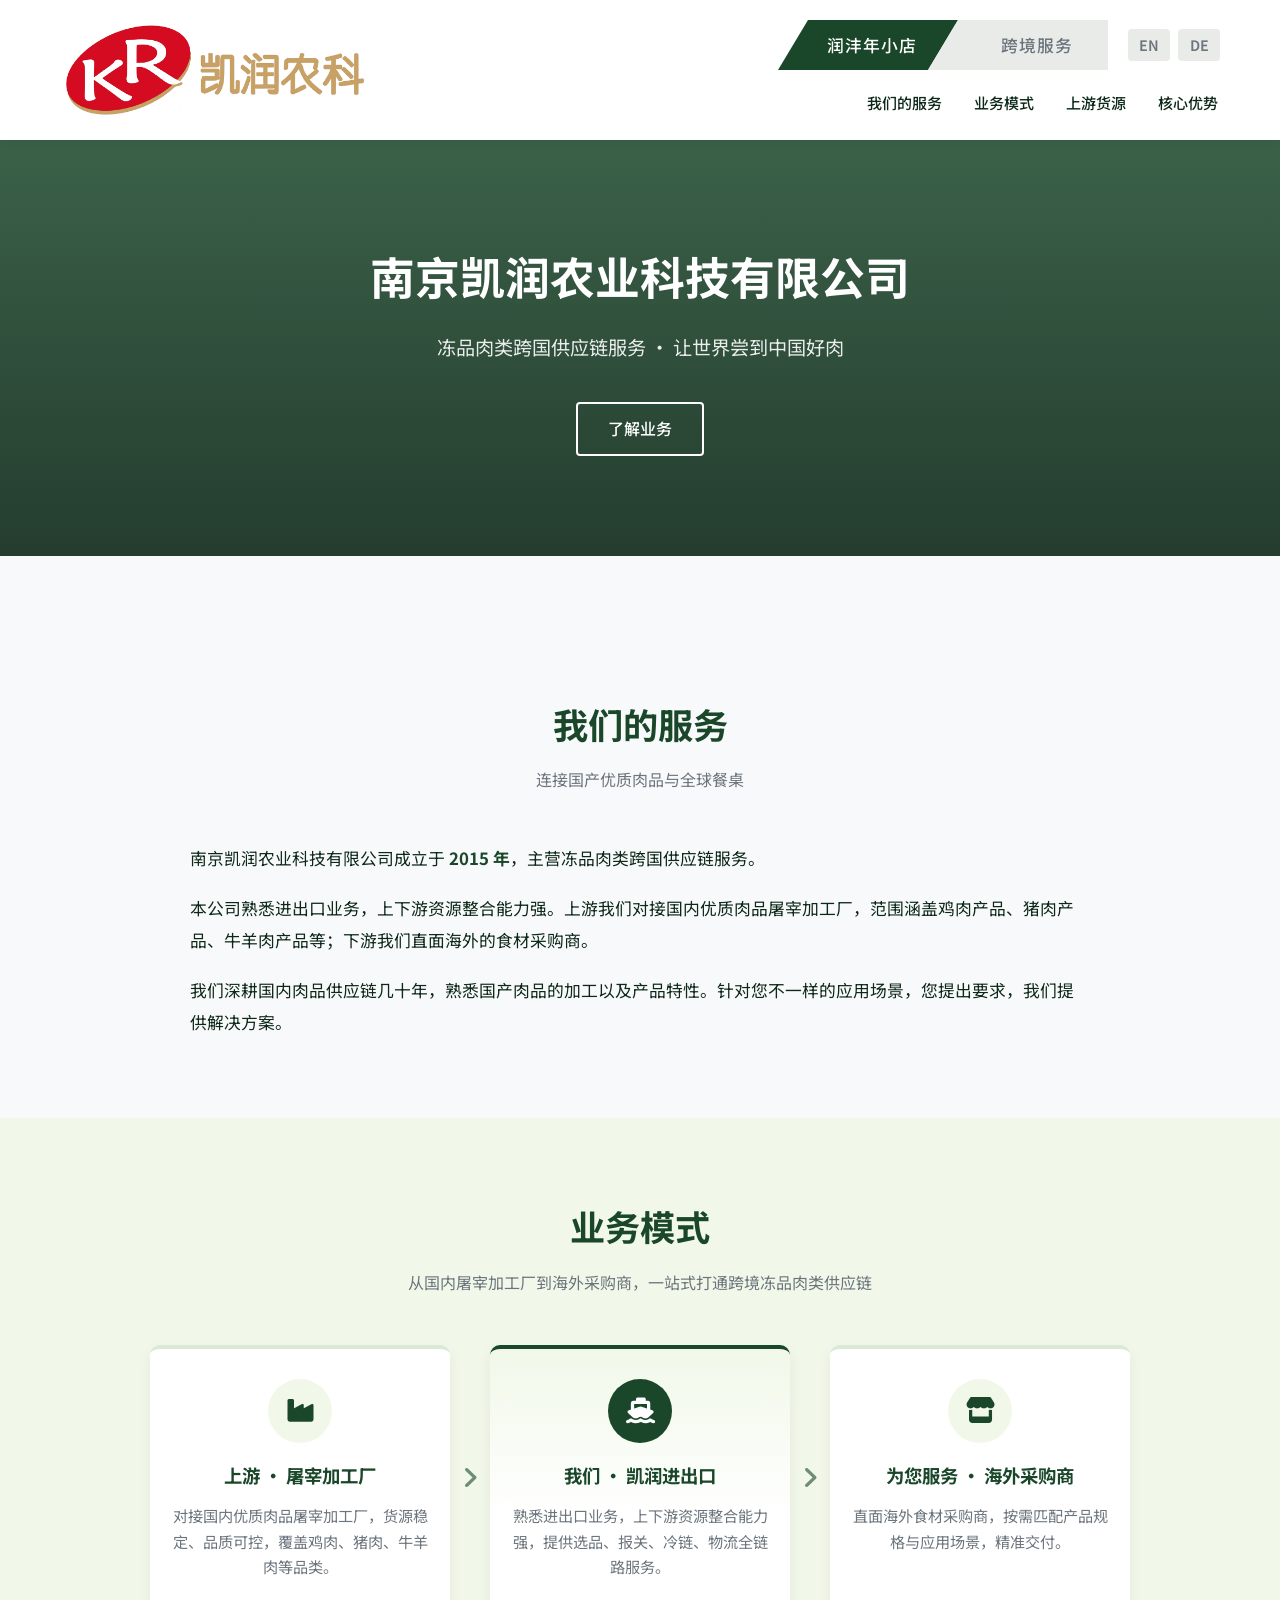
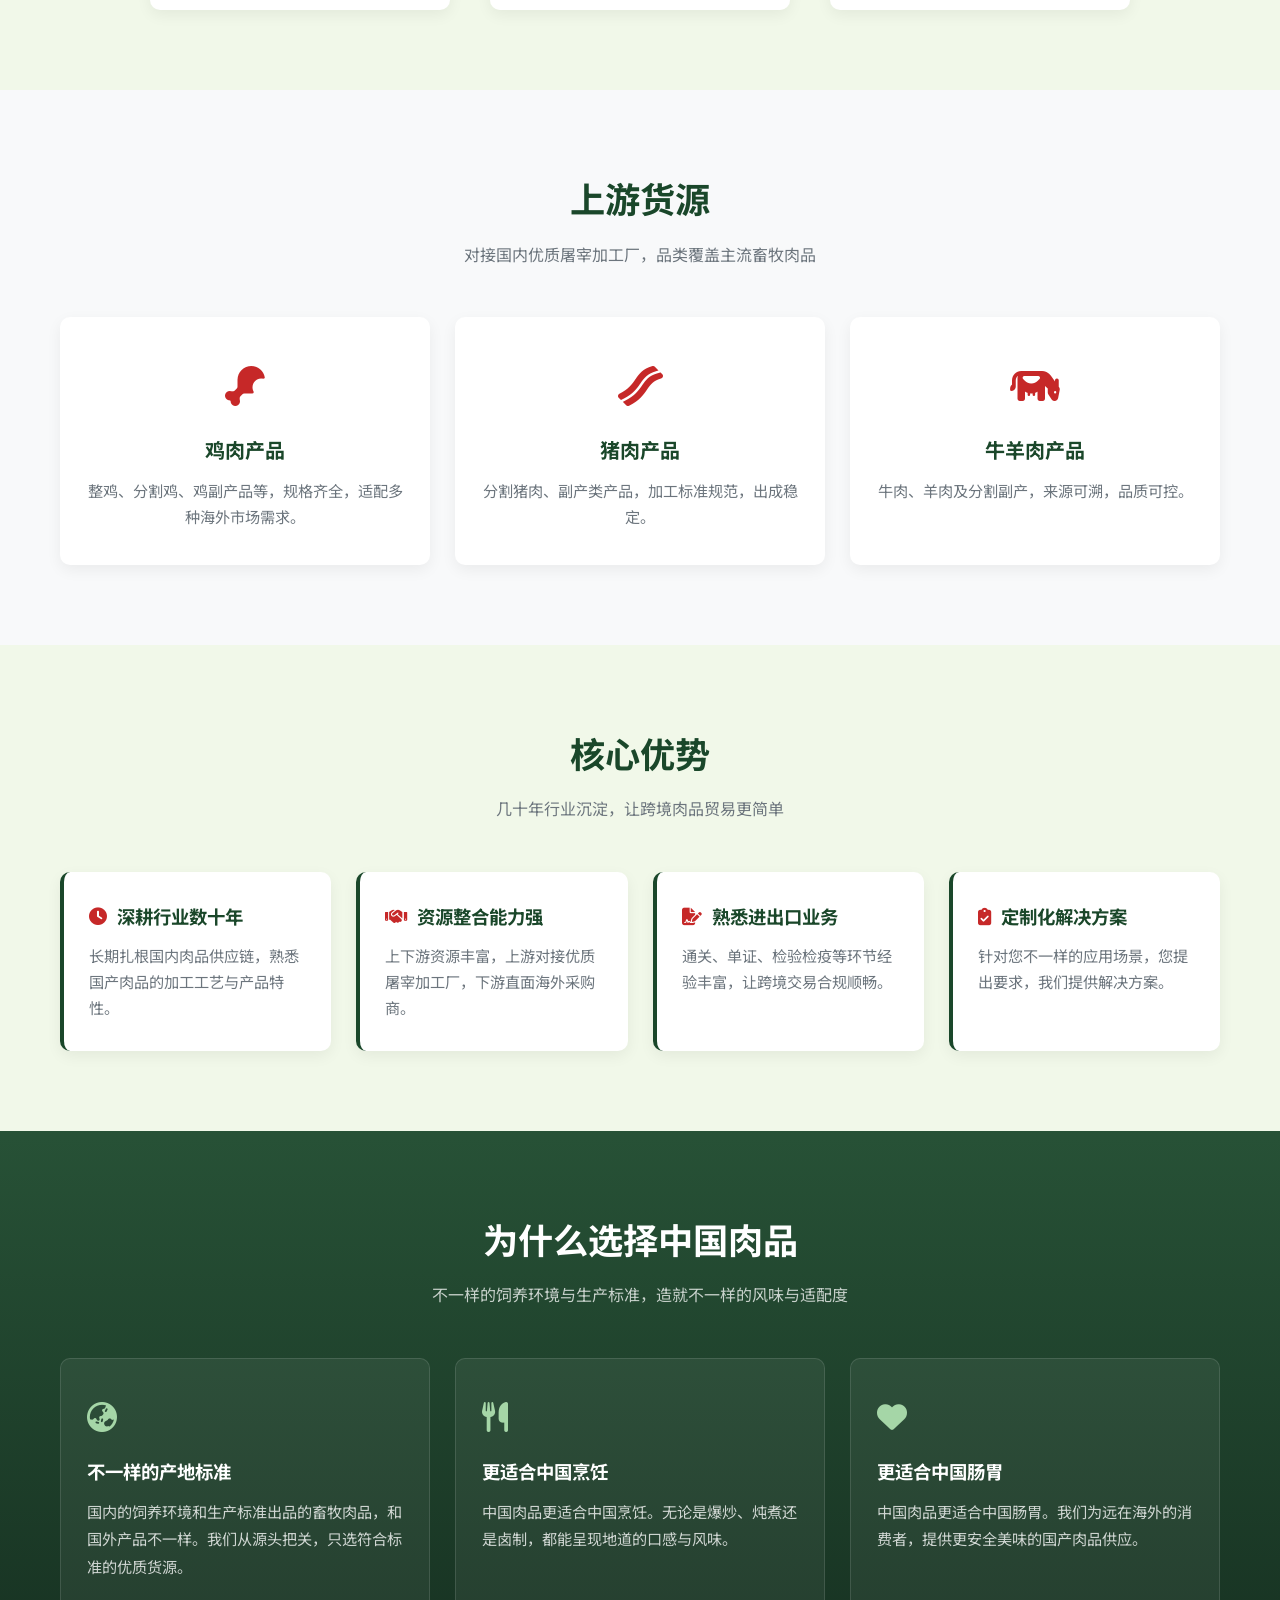
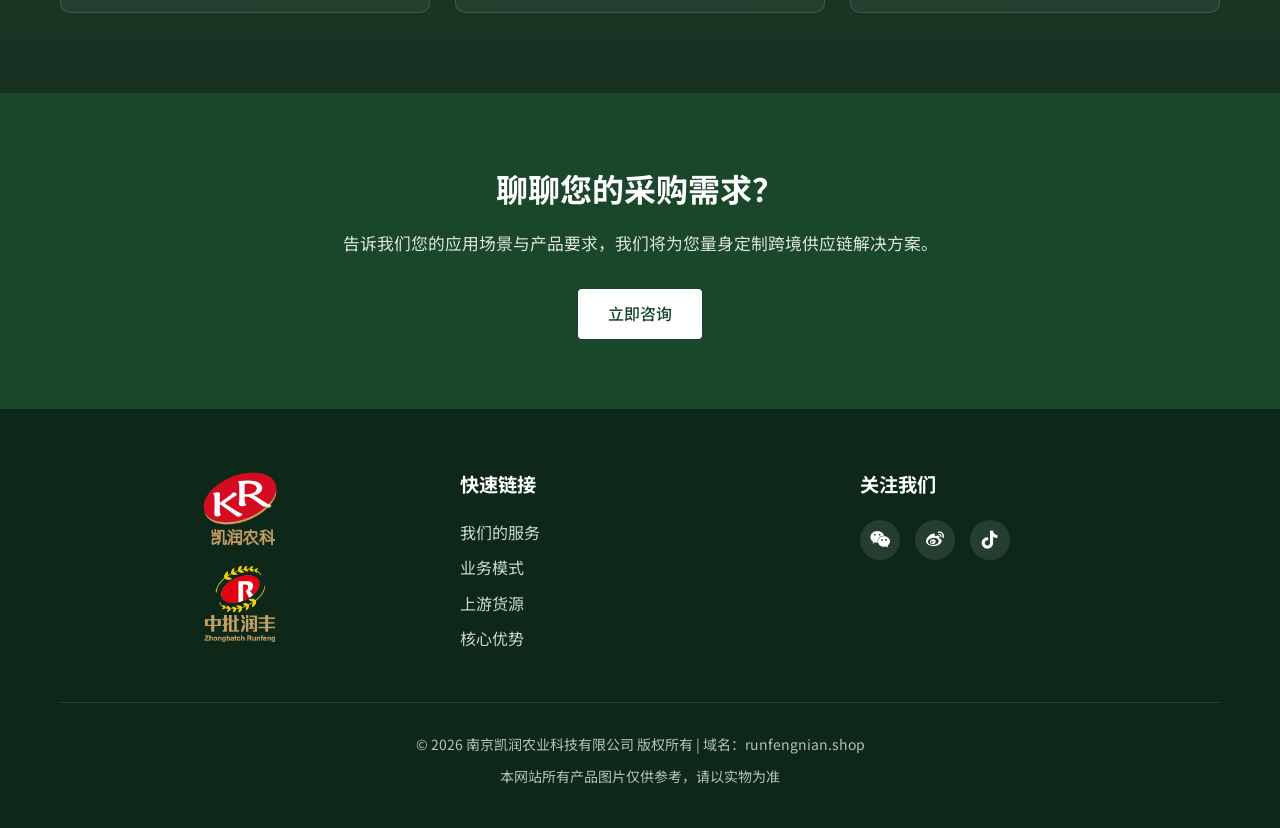
<file: index.html>
﻿<!DOCTYPE html>
<html lang="zh-CN">
<head>
    <meta charset="UTF-8">
    <meta name="viewport" content="width=device-width, initial-scale=1.0">
    <title>跨境供应链服务 - 南京凯润农业科技有限公司</title>
    <link rel="stylesheet" href="css/style.css">
    <link rel="stylesheet" href="https://cdnjs.cloudflare.com/ajax/libs/font-awesome/6.4.0/css/all.min.css">
    <link rel="preconnect" href="https://fonts.googleapis.com">
    <link rel="preconnect" href="https://fonts.gstatic.com" crossorigin>
    <link href="https://fonts.googleapis.com/css2?family=Noto+Sans+SC:wght@300;400;500;700&display=swap" rel="stylesheet">
    <link rel="icon" type="image/x-icon" href="favicon.ico">
</head>
<body>

    <!-- ========== 顶部导航 ========== -->
    <header class="header">
        <div class="header-inner">
            <!-- Logo：跨越上下两行导航 -->
            <a href="index.html" class="logo">
                <img src="images/kairun-lay.png" alt="南京凯润">
            </a>

            <!-- 汉堡按钮（仅移动端显示） -->
            <button class="mobile-menu-btn" aria-label="打开菜单">
                <i class="fas fa-bars"></i>
            </button>

            <!-- 导航容器：靠右，两行布局 -->
            <nav class="nav-wrapper">

                <!-- 上层：页面切换标签 -->
                <div class="top-nav">
                    <!-- 注意：这里加上了 tab-left 和 tab-right 类名 -->
                    <a href="product.html" class="top-nav-item tab-left active">润沣年小店</a>
                    <a href="index.html" class="top-nav-item tab-right">跨境服务</a>

                <!-- 新增：语言切换按钮 -->
                <div class="lang-switch">
                <!-- href 里填您对应的英文版、德文版页面路径 -->
                     <a href="index-en.html" class="lang-btn" title="English">EN</a>
                     <a href="index-de.html" class="lang-btn" title="Deutsch">DE</a>
                </div>

                </div>

                <!-- 下层：页内锚点 -->
                <div class="sub-nav">
                    <ul class="nav-list">
                        <li><a href="#service">我们的服务</a></li>
                        <li><a href="#model">业务模式</a></li>
                        <li><a href="#source">上游货源</a></li>
                        <li><a href="#advantage">核心优势</a></li>
                    </ul>
                </div>
            </nav>
        </div>
    </header>

    <main class="main-content">

        <!-- ========== 首屏 ========== -->
        <section class="hero-section" id="home">
            <div class="container">
                <h1 class="hero-title">南京凯润农业科技有限公司</h1>
                <p class="hero-subtitle">冻品肉类跨国供应链服务 · 让世界尝到中国好肉</p>
                <div class="hero-cta">
                    <a href="#service" class="btn btn-outline">了解业务</a>
                </div>
            </div>
        </section>

        <!-- ========== 我们的服务 ========== -->
        <section class="page-section" id="service">
            <div class="container">
                <h2 class="section-title">我们的服务</h2>
                <p class="section-subtitle">连接国产优质肉品与全球餐桌</p>
                <div style="max-width: 900px; margin: 0 auto;">
                    <p style="font-size:1.05rem; line-height:1.9; color:var(--dark-color); margin-bottom:18px;">
                        南京凯润农业科技有限公司成立于 <strong style="color:var(--primary-color);">2015 年</strong>，主营冻品肉类跨国供应链服务。
                    </p>
                    <p style="font-size:1.05rem; line-height:1.9; color:var(--dark-color); margin-bottom:18px;">
                        本公司熟悉进出口业务，上下游资源整合能力强。上游我们对接国内优质肉品屠宰加工厂，范围涵盖鸡肉产品、猪肉产品、牛羊肉产品等；下游我们直面海外的食材采购商。
                    </p>
                    <p style="font-size:1.05rem; line-height:1.9; color:var(--dark-color);">
                        我们深耕国内肉品供应链几十年，熟悉国产肉品的加工以及产品特性。针对您不一样的应用场景，您提出要求，我们提供解决方案。
                    </p>
                </div>
            </div>
        </section>

        <!-- ========== 业务模式 ========== -->
        <section class="page-section alt-bg" id="model">
            <div class="container">
                <h2 class="section-title">业务模式</h2>
                <p class="section-subtitle">从国内屠宰加工厂到海外采购商，一站式打通跨境冻品肉类供应链</p>
                <div class="flow-grid">
                    <div class="flow-item">
                        <div class="flow-icon"><i class="fas fa-industry"></i></div>
                        <h3>上游 · 屠宰加工厂</h3>
                        <p>对接国内优质肉品屠宰加工厂，货源稳定、品质可控，覆盖鸡肉、猪肉、牛羊肉等品类。</p>
                    </div>
                    <div class="flow-arrow"><i class="fas fa-angle-right"></i></div>
                    <div class="flow-item flow-item-center">
                        <div class="flow-icon"><i class="fas fa-ship"></i></div>
                        <h3>我们 · 凯润进出口</h3>
                        <p>熟悉进出口业务，上下游资源整合能力强，提供选品、报关、冷链、物流全链路服务。</p>
                    </div>
                    <div class="flow-arrow"><i class="fas fa-angle-right"></i></div>
                    <div class="flow-item">
                        <div class="flow-icon"><i class="fas fa-store"></i></div>
                        <h3>为您服务 · 海外采购商</h3>
                        <p>直面海外食材采购商，按需匹配产品规格与应用场景，精准交付。</p>
                    </div>
                </div>
            </div>
        </section>

        <!-- ========== 上游货源 ========== -->
        <section class="page-section" id="source">
            <div class="container">
                <h2 class="section-title">上游货源</h2>
                <p class="section-subtitle">对接国内优质屠宰加工厂，品类覆盖主流畜牧肉品</p>
                <div class="range-grid">
                    <div class="range-card">
                        <div class="range-icon"><i class="fas fa-drumstick-bite"></i></div>
                        <h3>鸡肉产品</h3>
                        <p>整鸡、分割鸡、鸡副产品等，规格齐全，适配多种海外市场需求。</p>
                    </div>
                    <div class="range-card">
                        <div class="range-icon"><i class="fas fa-bacon"></i></div>
                        <h3>猪肉产品</h3>
                        <p>分割猪肉、副产类产品，加工标准规范，出成稳定。</p>
                    </div>
                    <div class="range-card">
                        <div class="range-icon"><i class="fas fa-cow"></i></div>
                        <h3>牛羊肉产品</h3>
                        <p>牛肉、羊肉及分割副产，来源可溯，品质可控。</p>
                    </div>
                </div>
            </div>
        </section>

        <!-- ========== 核心优势 ========== -->
        <section class="page-section alt-bg" id="advantage">
            <div class="container">
                <h2 class="section-title">核心优势</h2>
                <p class="section-subtitle">几十年行业沉淀，让跨境肉品贸易更简单</p>
                <div class="advantage-grid">
                    <div class="advantage-card">
                        <h3><i class="fas fa-clock"></i> 深耕行业数十年</h3>
                        <p>长期扎根国内肉品供应链，熟悉国产肉品的加工工艺与产品特性。</p>
                    </div>
                    <div class="advantage-card">
                        <h3><i class="fas fa-handshake"></i> 资源整合能力强</h3>
                        <p>上下游资源丰富，上游对接优质屠宰加工厂，下游直面海外采购商。</p>
                    </div>
                    <div class="advantage-card">
                        <h3><i class="fas fa-file-signature"></i> 熟悉进出口业务</h3>
                        <p>通关、单证、检验检疫等环节经验丰富，让跨境交易合规顺畅。</p>
                    </div>
                    <div class="advantage-card">
                        <h3><i class="fas fa-clipboard-check"></i> 定制化解决方案</h3>
                        <p>针对您不一样的应用场景，您提出要求，我们提供解决方案。</p>
                    </div>
                </div>
            </div>
        </section>

        <!-- ========== 为什么选择中国肉品 ========== -->
        <section class="reason-section">
            <div class="container">
                <h2 class="section-title">为什么选择中国肉品</h2>
                <p class="section-subtitle">不一样的饲养环境与生产标准，造就不一样的风味与适配度</p>
                <div class="reason-grid">
                    <div class="reason-card">
                        <div class="reason-icon"><i class="fas fa-globe-asia"></i></div>
                        <h3>不一样的产地标准</h3>
                        <p>国内的饲养环境和生产标准出品的畜牧肉品，和国外产品不一样。我们从源头把关，只选符合标准的优质货源。</p>
                    </div>
                    <div class="reason-card">
                        <div class="reason-icon"><i class="fas fa-utensils"></i></div>
                        <h3>更适合中国烹饪</h3>
                        <p>中国肉品更适合中国烹饪。无论是爆炒、炖煮还是卤制，都能呈现地道的口感与风味。</p>
                    </div>
                    <div class="reason-card">
                        <div class="reason-icon"><i class="fas fa-heart"></i></div>
                        <h3>更适合中国肠胃</h3>
                        <p>中国肉品更适合中国肠胃。我们为远在海外的消费者，提供更安全美味的国产肉品供应。</p>
                    </div>
                </div>
            </div>
        </section>

        <!-- ========== 行动区 ========== -->
        <section class="cta-section">
            <div class="container">
                <h2>聊聊您的采购需求？</h2>
                <p>告诉我们您的应用场景与产品要求，我们将为您量身定制跨境供应链解决方案。</p>
                <a href="product.html#contact" class="btn">立即咨询</a>
            </div>
        </section>

    </main>

    <!-- ========== 页脚 ========== -->
    <footer class="footer">
        <div class="container">
            <div class="footer-content">
                <div class="footer-logo">
                    <div class="logo-rectangle">
                        <img src="images/kairun-large.png" alt="南京凯润">
                    </div>
                    <div class="logo-rectangle">
                        <img src="images/ZPRF-large.png" alt="中批润丰">
                    </div>
                </div>
                <div class="footer-links">
                    <h4>快速链接</h4>
                    <ul>
                        <li><a href="#service">我们的服务</a></li>
                        <li><a href="#model">业务模式</a></li>
                        <li><a href="#source">上游货源</a></li>
                        <li><a href="#advantage">核心优势</a></li>
                    </ul>
                </div>
                <div class="footer-social">
                    <h4>关注我们</h4>
                    <div class="social-icons">
                        <a href="#"><i class="fab fa-weixin"></i></a>
                        <a href="#"><i class="fab fa-weibo"></i></a>
                        <a href="javascript:void(0);" class="qrcode-trigger"><i class="fab fa-tiktok"></i></a>
                    </div>
                </div>
            </div>
            <div class="footer-bottom">
                <p>&copy; 2026 南京凯润农业科技有限公司 版权所有 | 域名：runfengnian.shop</p>
                <p>本网站所有产品图片仅供参考，请以实物为准</p>
            </div>
        </div>
    </footer>

    <script src="js/script.js"></script>

<!-- 二维码弹窗结构 -->
<div id="qrcodeModal" class="modal">
    <div class="modal-content">
        <span class="close-modal">&times;</span>
        <!-- 注意修改下面图片的路径为您实际的文件名，比如 qrcode.png 或 tiktok-qr.jpg -->
        <img src="images/Douyin.jpg" alt="扫码关注我们">
        <p>扫码关注我们的 TikTok</p>
    </div>
</div>


</body>
</html>
</file>
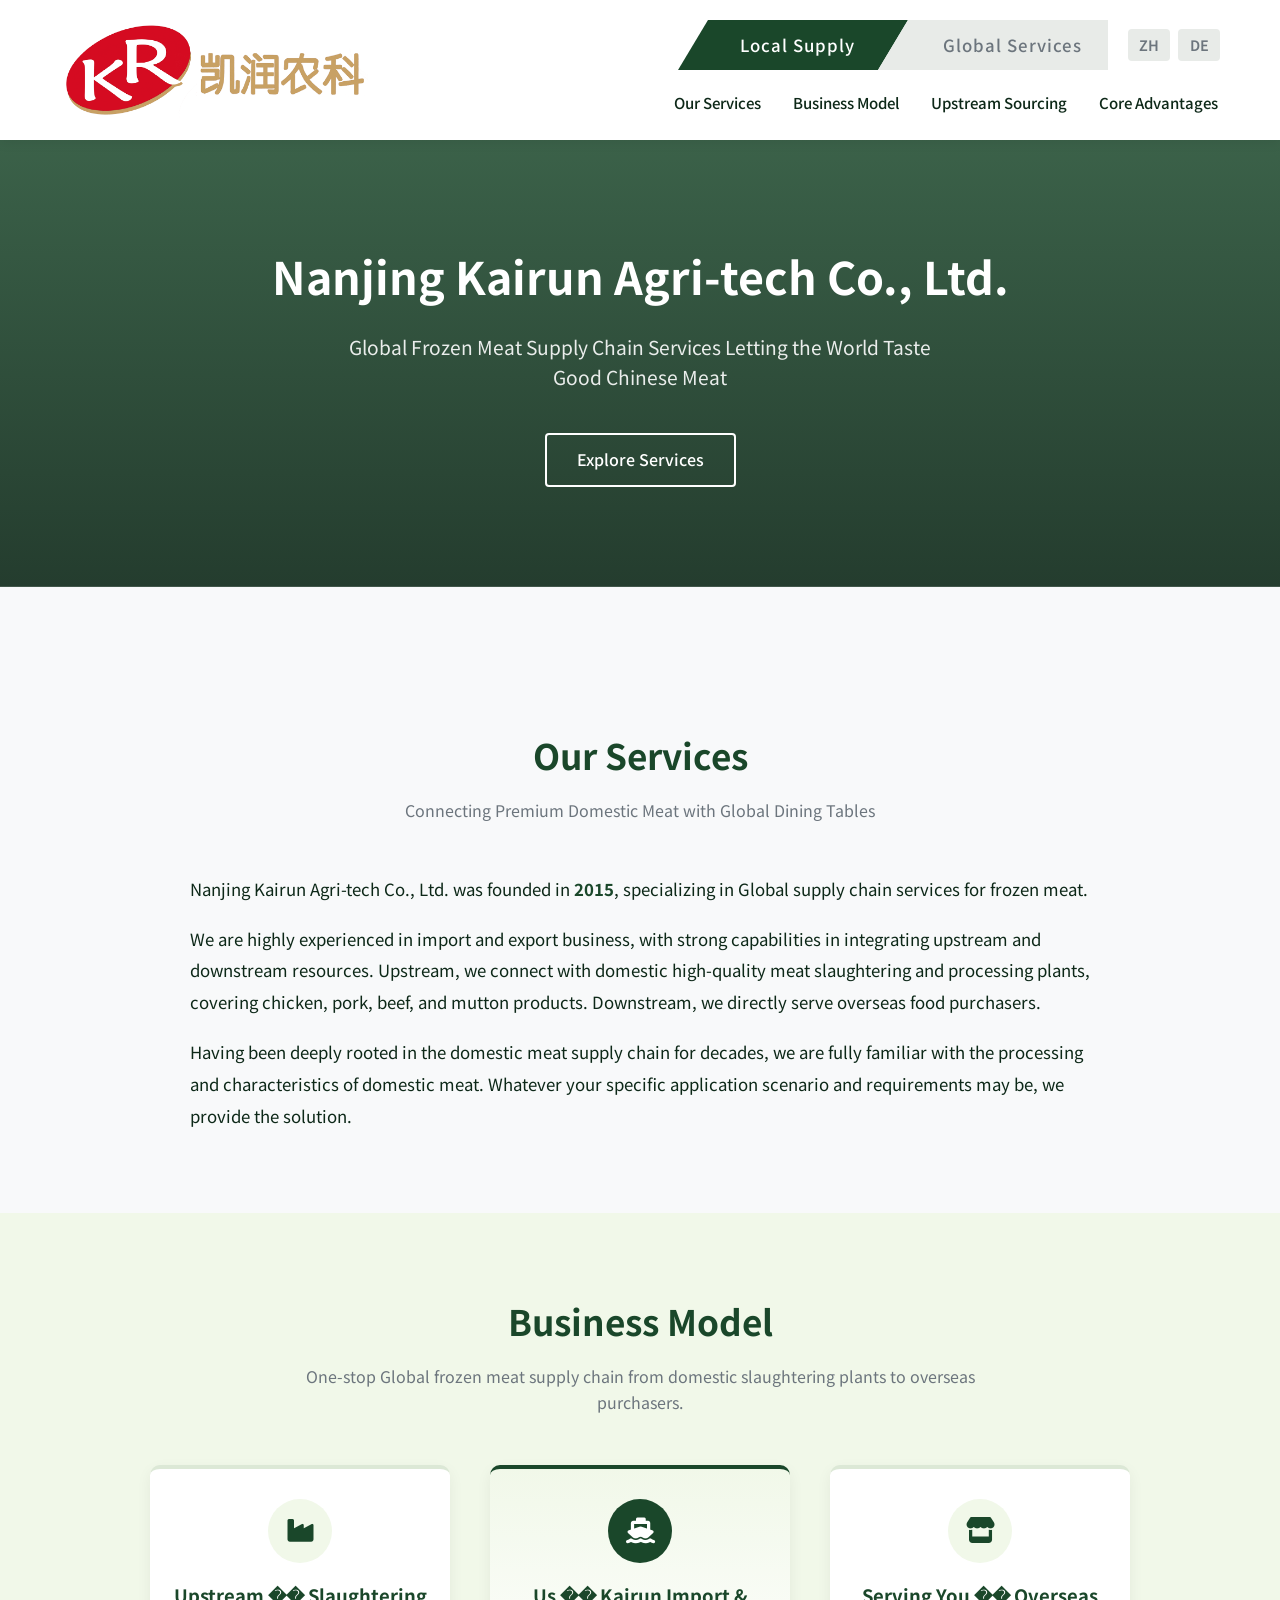
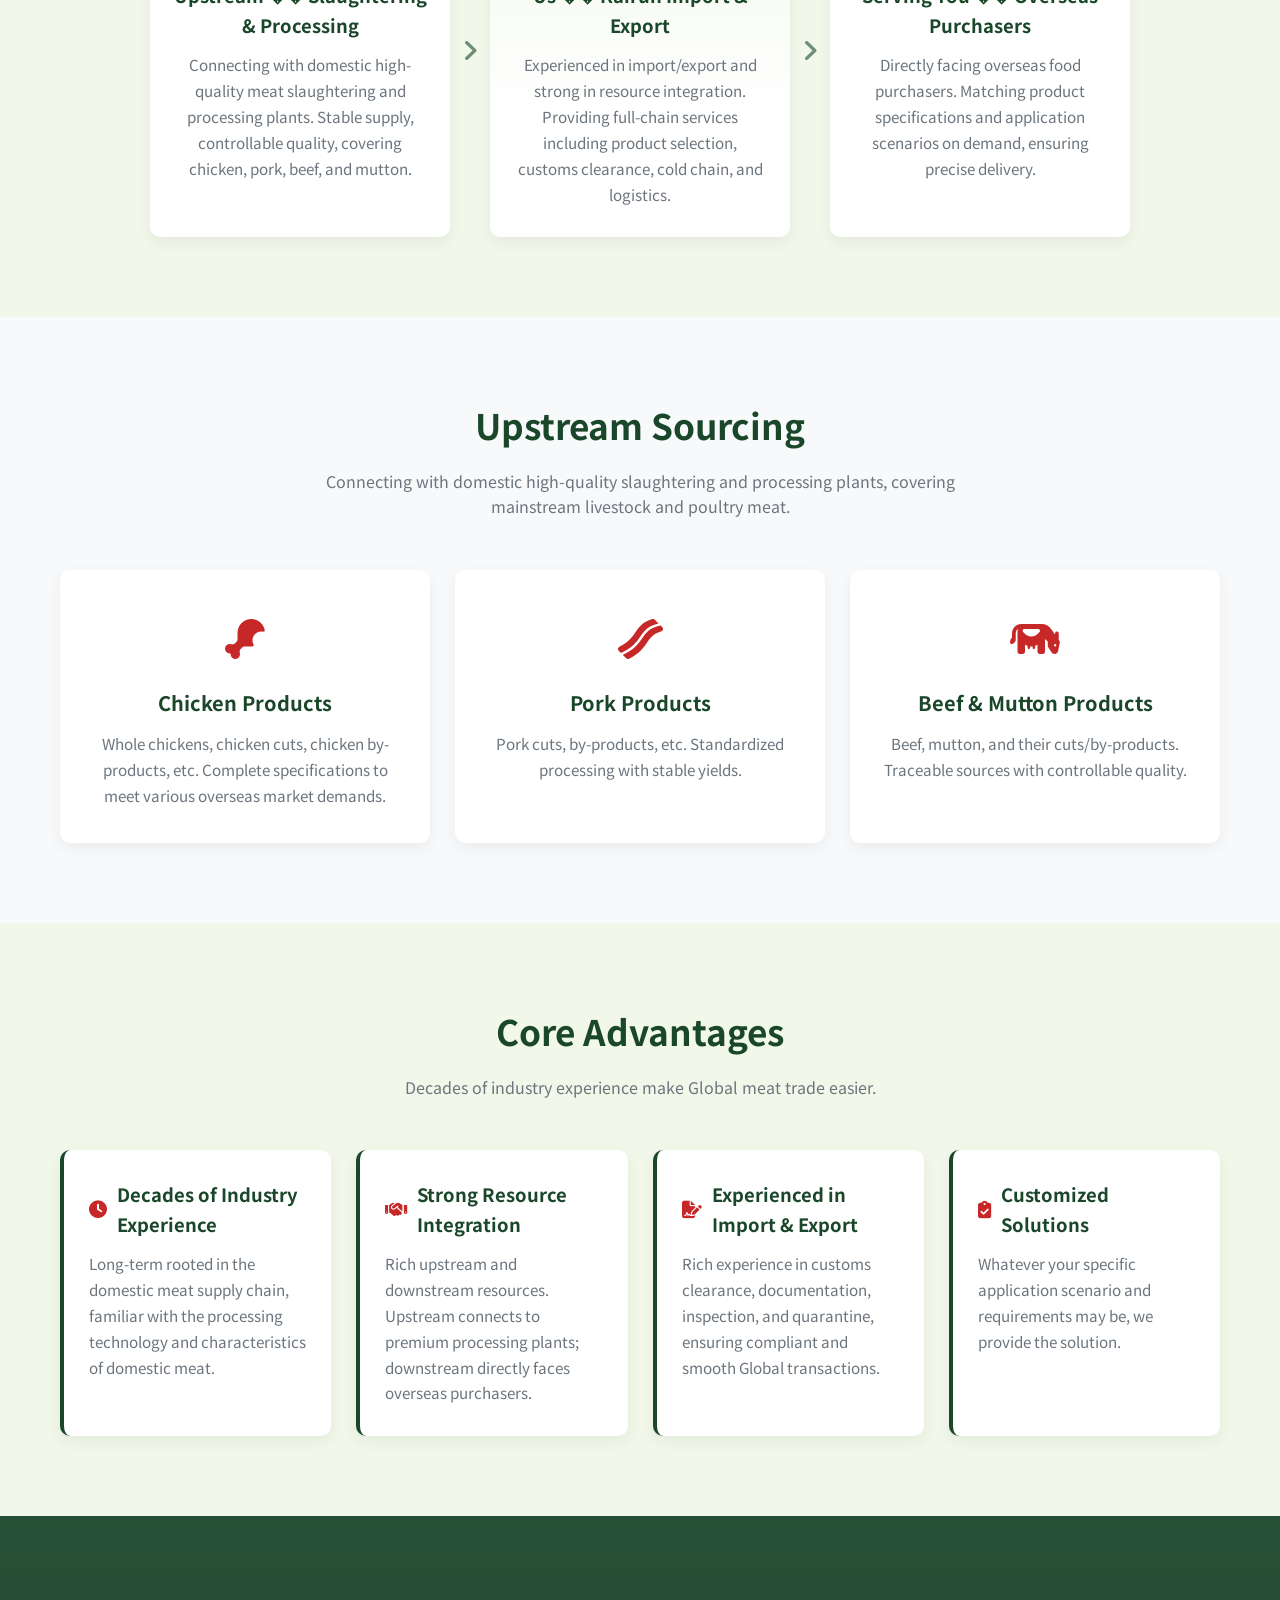
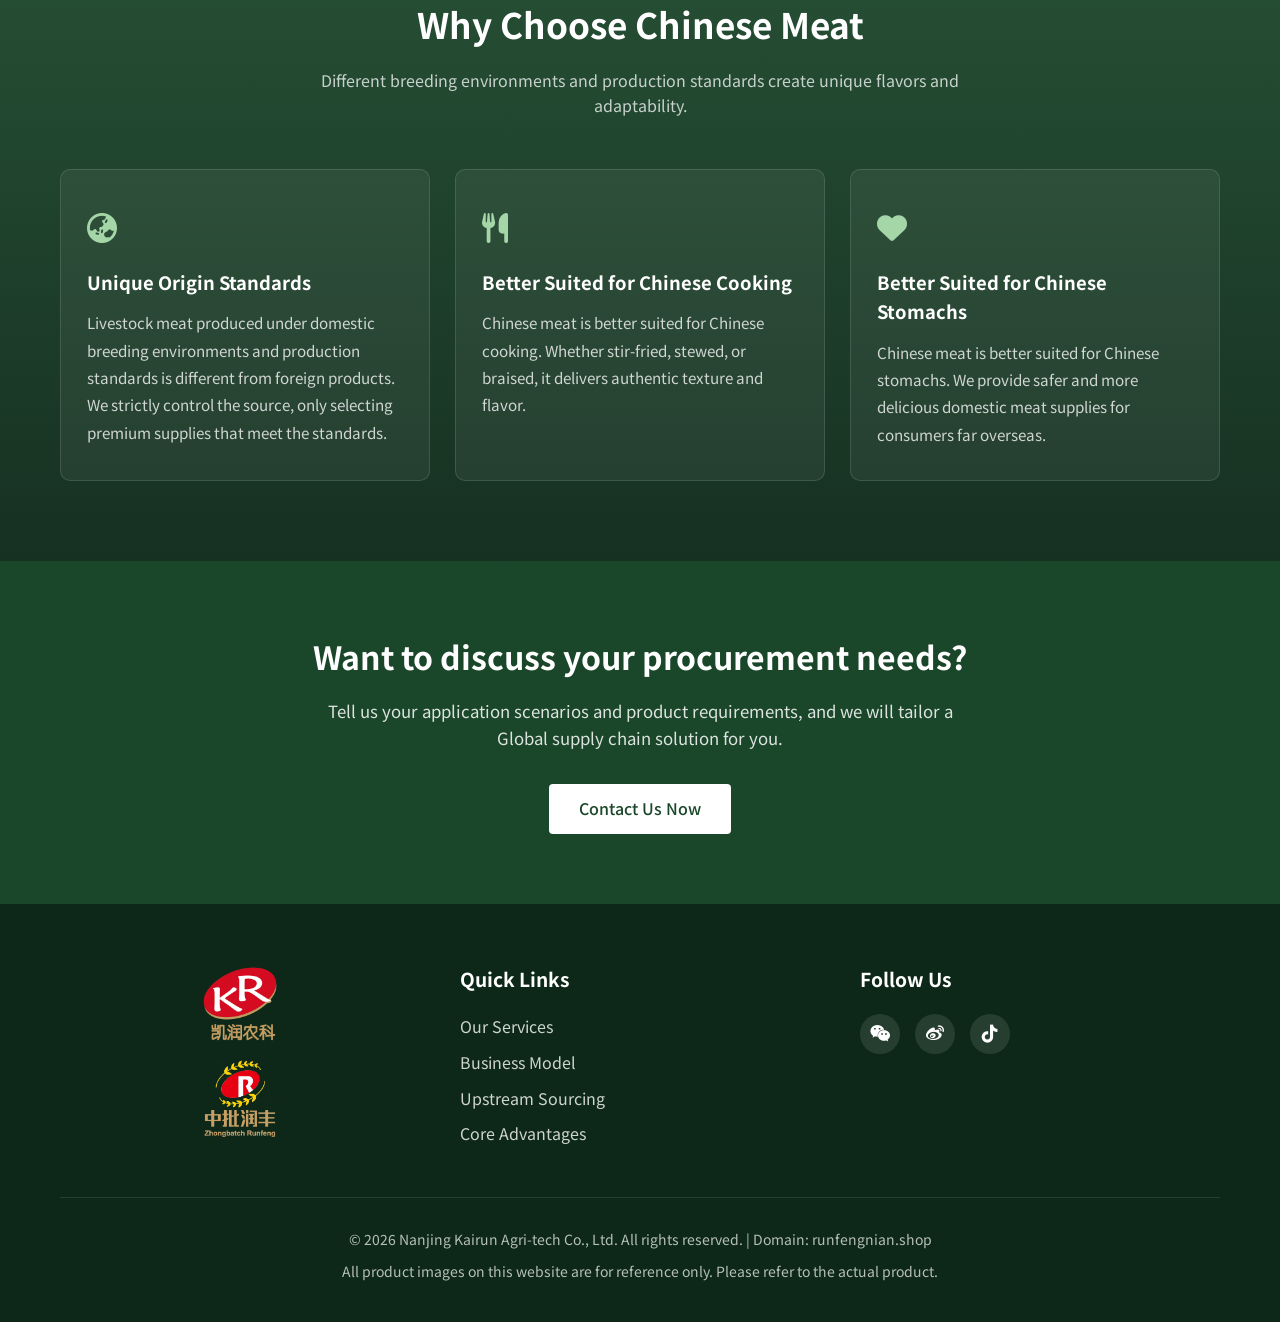
<file: index-en.html>
<!DOCTYPE html>
<html lang="en">
<head>
    <meta charset="UTF-8">
    <meta name="viewport" content="width=device-width, initial-scale=1.0">
    <title>Global Supply Chain Services - Nanjing Kairun Agri-tech Co., Ltd.</title>
    <link rel="stylesheet" href="css/style.css">
    <link rel="stylesheet" href="https://cdnjs.cloudflare.com/ajax/libs/font-awesome/6.4.0/css/all.min.css">
    <link rel="preconnect" href="https://fonts.googleapis.com">
    <link rel="preconnect" href="https://fonts.gstatic.com" crossorigin>
    <link href="https://fonts.googleapis.com/css2?family=Noto+Sans+SC:wght@300;400;500;700&display=swap" rel="stylesheet">
    <link rel="icon" type="image/x-icon" href="favicon.ico">
</head>
<body class="lang-en">  <!-- Ӣ�İ����� -->

    <!-- ========== �������� ========== -->
    <header class="header">
        <div class="header-inner">
            <!-- Logo����Խ�������е��� -->
            <a href="index-en.html" class="logo">
                <img src="images/kairun-lay.png" alt="Nanjing Kairun">
            </a>

            <!-- ������ť�����ƶ�����ʾ�� -->
            <button class="mobile-menu-btn" aria-label="Open Menu">
                <i class="fas fa-bars"></i>
            </button>

            <!-- �������������ң����в��� -->
            <nav class="nav-wrapper">

                <!-- �ϲ㣺ҳ���л���ǩ -->
                <div class="top-nav">
                    <!-- ע�⣺��������� tab-left �� tab-right ���� -->
                    <a href="product-en.html" class="top-nav-item tab-left active">Local Supply</a>
                    <a href="index-en.html" class="top-nav-item tab-right">Global Services</a>

                <!-- �����������л���ť -->
                <div class="lang-switch">
                <!-- href ��������Ӧ����/���İ�ҳ��·�� -->
                     <a href="index.html" class="lang-btn" title="����">ZH</a>
                     <a href="index-de.html" class="lang-btn" title="Deutsch">DE</a>
                </div>

                </div>

                <!-- �²㣺ҳ��ê�� -->
                <div class="sub-nav">
                    <ul class="nav-list">
                        <li><a href="#service">Our Services</a></li>
                        <li><a href="#model">Business Model</a></li>
                        <li><a href="#source">Upstream Sourcing</a></li>
                        <li><a href="#advantage">Core Advantages</a></li>
                    </ul>
                </div>
            </nav>
        </div>
    </header>

    <main class="main-content">

        <!-- ========== ���� ========== -->
        <section class="hero-section" id="home">
            <div class="container">
                <h1 class="hero-title">Nanjing Kairun Agri-tech Co., Ltd.</h1>
                <p class="hero-subtitle">Global Frozen Meat Supply Chain Services  Letting the World Taste Good Chinese Meat</p>
                <div class="hero-cta">
                    <a href="#service" class="btn btn-outline">Explore Services</a>
                </div>
            </div>
        </section>

        <!-- ========== ���ǵķ��� ========== -->
        <section class="page-section" id="service">
            <div class="container">
                <h2 class="section-title">Our Services</h2>
                <p class="section-subtitle">Connecting Premium Domestic Meat with Global Dining Tables</p>
                <div style="max-width: 900px; margin: 0 auto;">
                    <p style="font-size:1.05rem; line-height:1.9; color:var(--dark-color); margin-bottom:18px;">
                        Nanjing Kairun Agri-tech Co., Ltd. was founded in <strong style="color:var(--primary-color);">2015</strong>, specializing in Global supply chain services for frozen meat.
                    </p>
                    <p style="font-size:1.05rem; line-height:1.9; color:var(--dark-color); margin-bottom:18px;">
                        We are highly experienced in import and export business, with strong capabilities in integrating upstream and downstream resources. Upstream, we connect with domestic high-quality meat slaughtering and processing plants, covering chicken, pork, beef, and mutton products. Downstream, we directly serve overseas food purchasers.
                    </p>
                    <p style="font-size:1.05rem; line-height:1.9; color:var(--dark-color);">
                        Having been deeply rooted in the domestic meat supply chain for decades, we are fully familiar with the processing and characteristics of domestic meat. Whatever your specific application scenario and requirements may be, we provide the solution.
                    </p>
                </div>
            </div>
        </section>

        <!-- ========== ҵ��ģʽ ========== -->
        <section class="page-section alt-bg" id="model">
            <div class="container">
                <h2 class="section-title">Business Model</h2>
                <p class="section-subtitle">One-stop Global frozen meat supply chain from domestic slaughtering plants to overseas purchasers.</p>
                <div class="flow-grid">
                    <div class="flow-item">
                        <div class="flow-icon"><i class="fas fa-industry"></i></div>
                        <h3>Upstream �� Slaughtering & Processing</h3>
                        <p>Connecting with domestic high-quality meat slaughtering and processing plants. Stable supply, controllable quality, covering chicken, pork, beef, and mutton.</p>
                    </div>
                    <div class="flow-arrow"><i class="fas fa-angle-right"></i></div>
                    <div class="flow-item flow-item-center">
                        <div class="flow-icon"><i class="fas fa-ship"></i></div>
                        <h3>Us �� Kairun Import & Export</h3>
                        <p>Experienced in import/export and strong in resource integration. Providing full-chain services including product selection, customs clearance, cold chain, and logistics.</p>
                    </div>
                    <div class="flow-arrow"><i class="fas fa-angle-right"></i></div>
                    <div class="flow-item">
                        <div class="flow-icon"><i class="fas fa-store"></i></div>
                        <h3>Serving You �� Overseas Purchasers</h3>
                        <p>Directly facing overseas food purchasers. Matching product specifications and application scenarios on demand, ensuring precise delivery.</p>
                    </div>
                </div>
            </div>
        </section>

        <!-- ========== ���λ�Դ ========== -->
        <section class="page-section" id="source">
            <div class="container">
                <h2 class="section-title">Upstream Sourcing</h2>
                <p class="section-subtitle">Connecting with domestic high-quality slaughtering and processing plants, covering mainstream livestock and poultry meat.</p>
                <div class="range-grid">
                    <div class="range-card">
                        <div class="range-icon"><i class="fas fa-drumstick-bite"></i></div>
                        <h3>Chicken Products</h3>
                        <p>Whole chickens, chicken cuts, chicken by-products, etc. Complete specifications to meet various overseas market demands.</p>
                    </div>
                    <div class="range-card">
                        <div class="range-icon"><i class="fas fa-bacon"></i></div>
                        <h3>Pork Products</h3>
                        <p>Pork cuts, by-products, etc. Standardized processing with stable yields.</p>
                    </div>
                    <div class="range-card">
                        <div class="range-icon"><i class="fas fa-cow"></i></div>
                        <h3>Beef & Mutton Products</h3>
                        <p>Beef, mutton, and their cuts/by-products. Traceable sources with controllable quality.</p>
                    </div>
                </div>
            </div>
        </section>

        <!-- ========== �������� ========== -->
        <section class="page-section alt-bg" id="advantage">
            <div class="container">
                <h2 class="section-title">Core Advantages</h2>
                <p class="section-subtitle">Decades of industry experience make Global meat trade easier.</p>
                <div class="advantage-grid">
                    <div class="advantage-card">
                        <h3><i class="fas fa-clock"></i> Decades of Industry Experience</h3>
                        <p>Long-term rooted in the domestic meat supply chain, familiar with the processing technology and characteristics of domestic meat.</p>
                    </div>
                    <div class="advantage-card">
                        <h3><i class="fas fa-handshake"></i> Strong Resource Integration</h3>
                        <p>Rich upstream and downstream resources. Upstream connects to premium processing plants; downstream directly faces overseas purchasers.</p>
                    </div>
                    <div class="advantage-card">
                        <h3><i class="fas fa-file-signature"></i> Experienced in Import & Export</h3>
                        <p>Rich experience in customs clearance, documentation, inspection, and quarantine, ensuring compliant and smooth Global transactions.</p>
                    </div>
                    <div class="advantage-card">
                        <h3><i class="fas fa-clipboard-check"></i> Customized Solutions</h3>
                        <p>Whatever your specific application scenario and requirements may be, we provide the solution.</p>
                    </div>
                </div>
            </div>
        </section>

        <!-- ========== Ϊʲôѡ���й���Ʒ ========== -->
        <section class="reason-section">
            <div class="container">
                <h2 class="section-title">Why Choose Chinese Meat</h2>
                <p class="section-subtitle">Different breeding environments and production standards create unique flavors and adaptability.</p>
                <div class="reason-grid">
                    <div class="reason-card">
                        <div class="reason-icon"><i class="fas fa-globe-asia"></i></div>
                        <h3>Unique Origin Standards</h3>
                        <p>Livestock meat produced under domestic breeding environments and production standards is different from foreign products. We strictly control the source, only selecting premium supplies that meet the standards.</p>
                    </div>
                    <div class="reason-card">
                        <div class="reason-icon"><i class="fas fa-utensils"></i></div>
                        <h3>Better Suited for Chinese Cooking</h3>
                        <p>Chinese meat is better suited for Chinese cooking. Whether stir-fried, stewed, or braised, it delivers authentic texture and flavor.</p>
                    </div>
                    <div class="reason-card">
                        <div class="reason-icon"><i class="fas fa-heart"></i></div>
                        <h3>Better Suited for Chinese Stomachs</h3>
                        <p>Chinese meat is better suited for Chinese stomachs. We provide safer and more delicious domestic meat supplies for consumers far overseas.</p>
                    </div>
                </div>
            </div>
        </section>

        <!-- ========== �ж��� ========== -->
        <section class="cta-section">
            <div class="container">
                <h2>Want to discuss your procurement needs?</h2>
                <p>Tell us your application scenarios and product requirements, and we will tailor a Global supply chain solution for you.</p>
                <a href="product-en.html#contact" class="btn">Contact Us Now</a>
            </div>
        </section>

    </main>

    <!-- ========== ҳ�� ========== -->
    <footer class="footer">
        <div class="container">
            <div class="footer-content">
                <div class="footer-logo">
                    <div class="logo-rectangle">
                        <img src="images/kairun-large.png" alt="Nanjing Kairun">
                    </div>
                    <div class="logo-rectangle">
                        <img src="images/ZPRF-large.png" alt="Zhongpi Runfeng">
                    </div>
                </div>
                <div class="footer-links">
                    <h4>Quick Links</h4>
                    <ul>
                        <li><a href="#service">Our Services</a></li>
                        <li><a href="#model">Business Model</a></li>
                        <li><a href="#source">Upstream Sourcing</a></li>
                        <li><a href="#advantage">Core Advantages</a></li>
                    </ul>
                </div>
                <div class="footer-social">
                    <h4>Follow Us</h4>
                    <div class="social-icons">
                        <a href="#"><i class="fab fa-weixin"></i></a>
                        <a href="#"><i class="fab fa-weibo"></i></a>
                        <a href="javascript:void(0);" class="qrcode-trigger"><i class="fab fa-tiktok"></i></a>
                    </div>
                </div>
            </div>
            <div class="footer-bottom">
                <p>&copy; 2026 Nanjing Kairun Agri-tech Co., Ltd. All rights reserved. | Domain: runfengnian.shop</p>
                <p>All product images on this website are for reference only. Please refer to the actual product.</p>
            </div>
        </div>
    </footer>

    <script src="js/script.js"></script>

<!-- ��ά�뵯���ṹ -->
<div id="qrcodeModal" class="modal">
    <div class="modal-content">
        <span class="close-modal">&times;</span>
        <!-- ע���޸�����ͼƬ��·��Ϊ��ʵ�ʵ��ļ��� -->
        <img src="images/Douyin.jpg" alt="Scan to follow us">
        <p>Scan the QR code to follow our TikTok</p>
    </div>
</div>

</body>
</html>
</file>
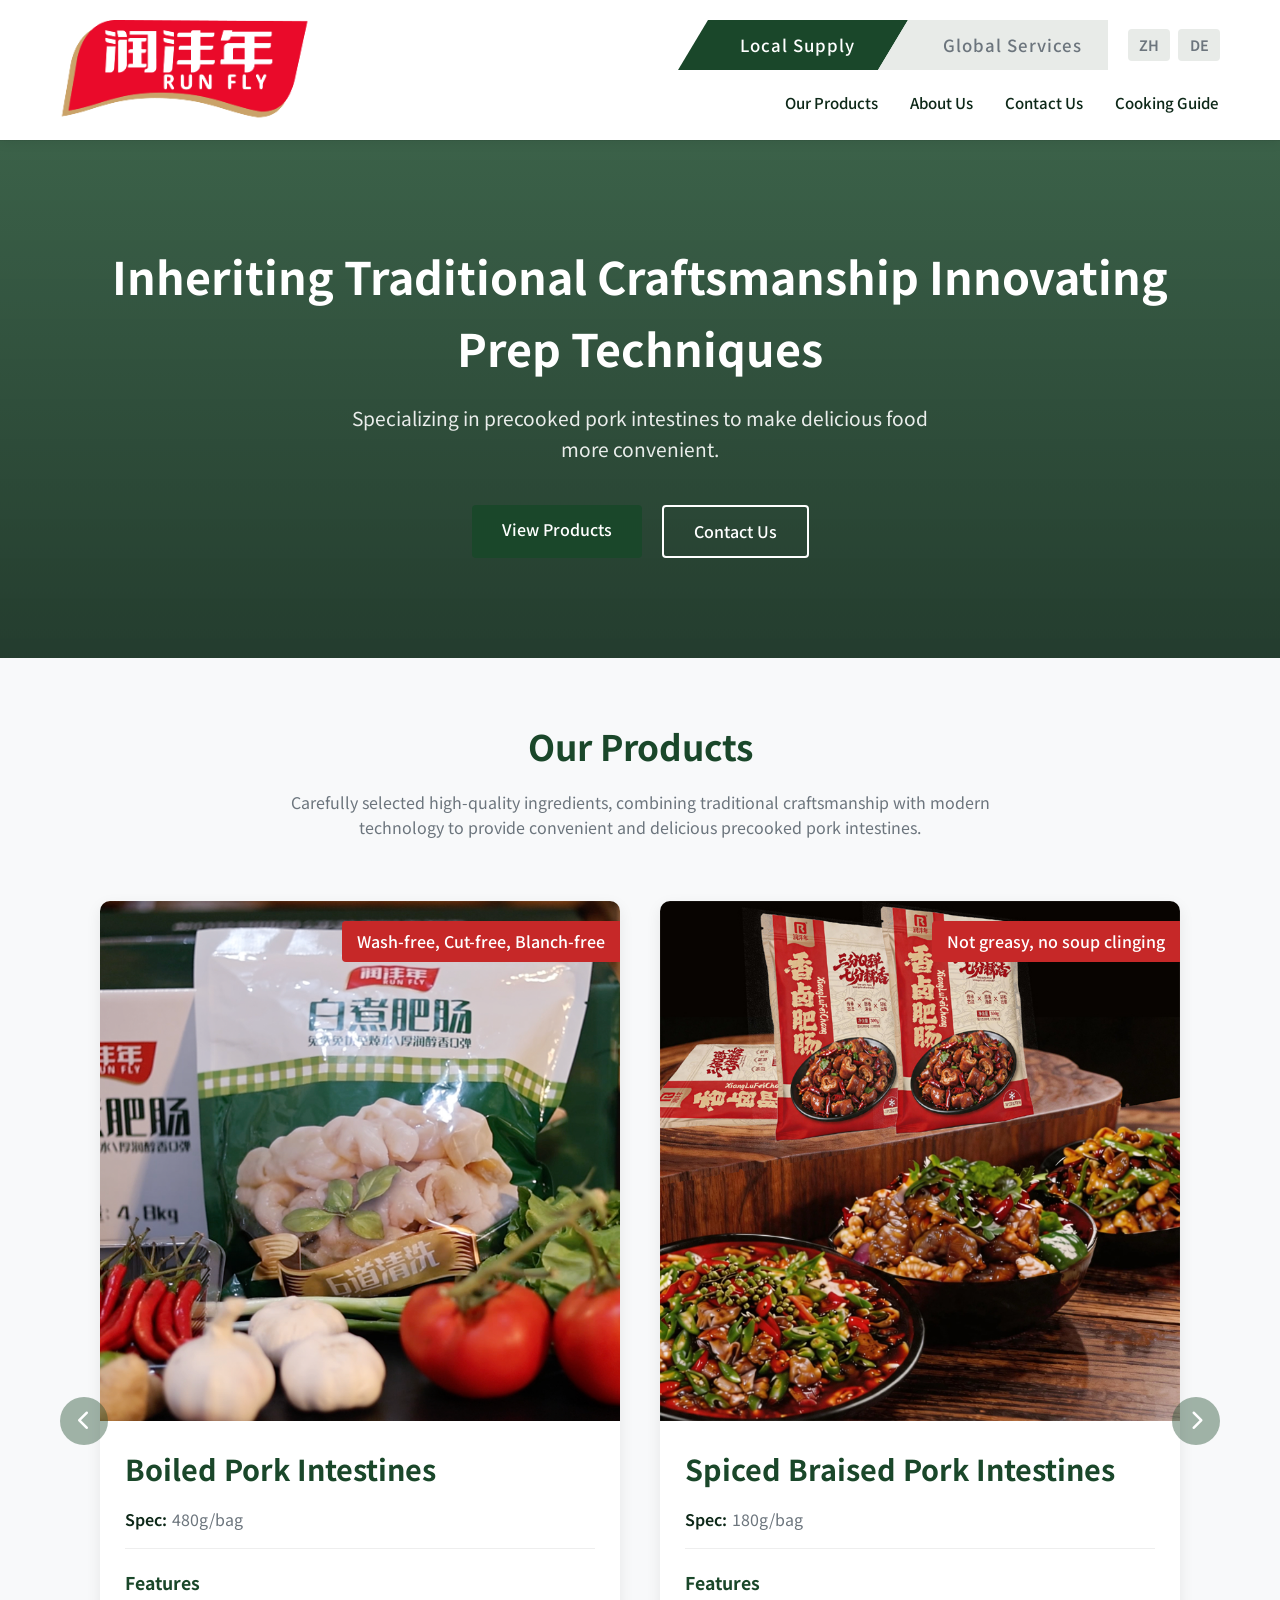
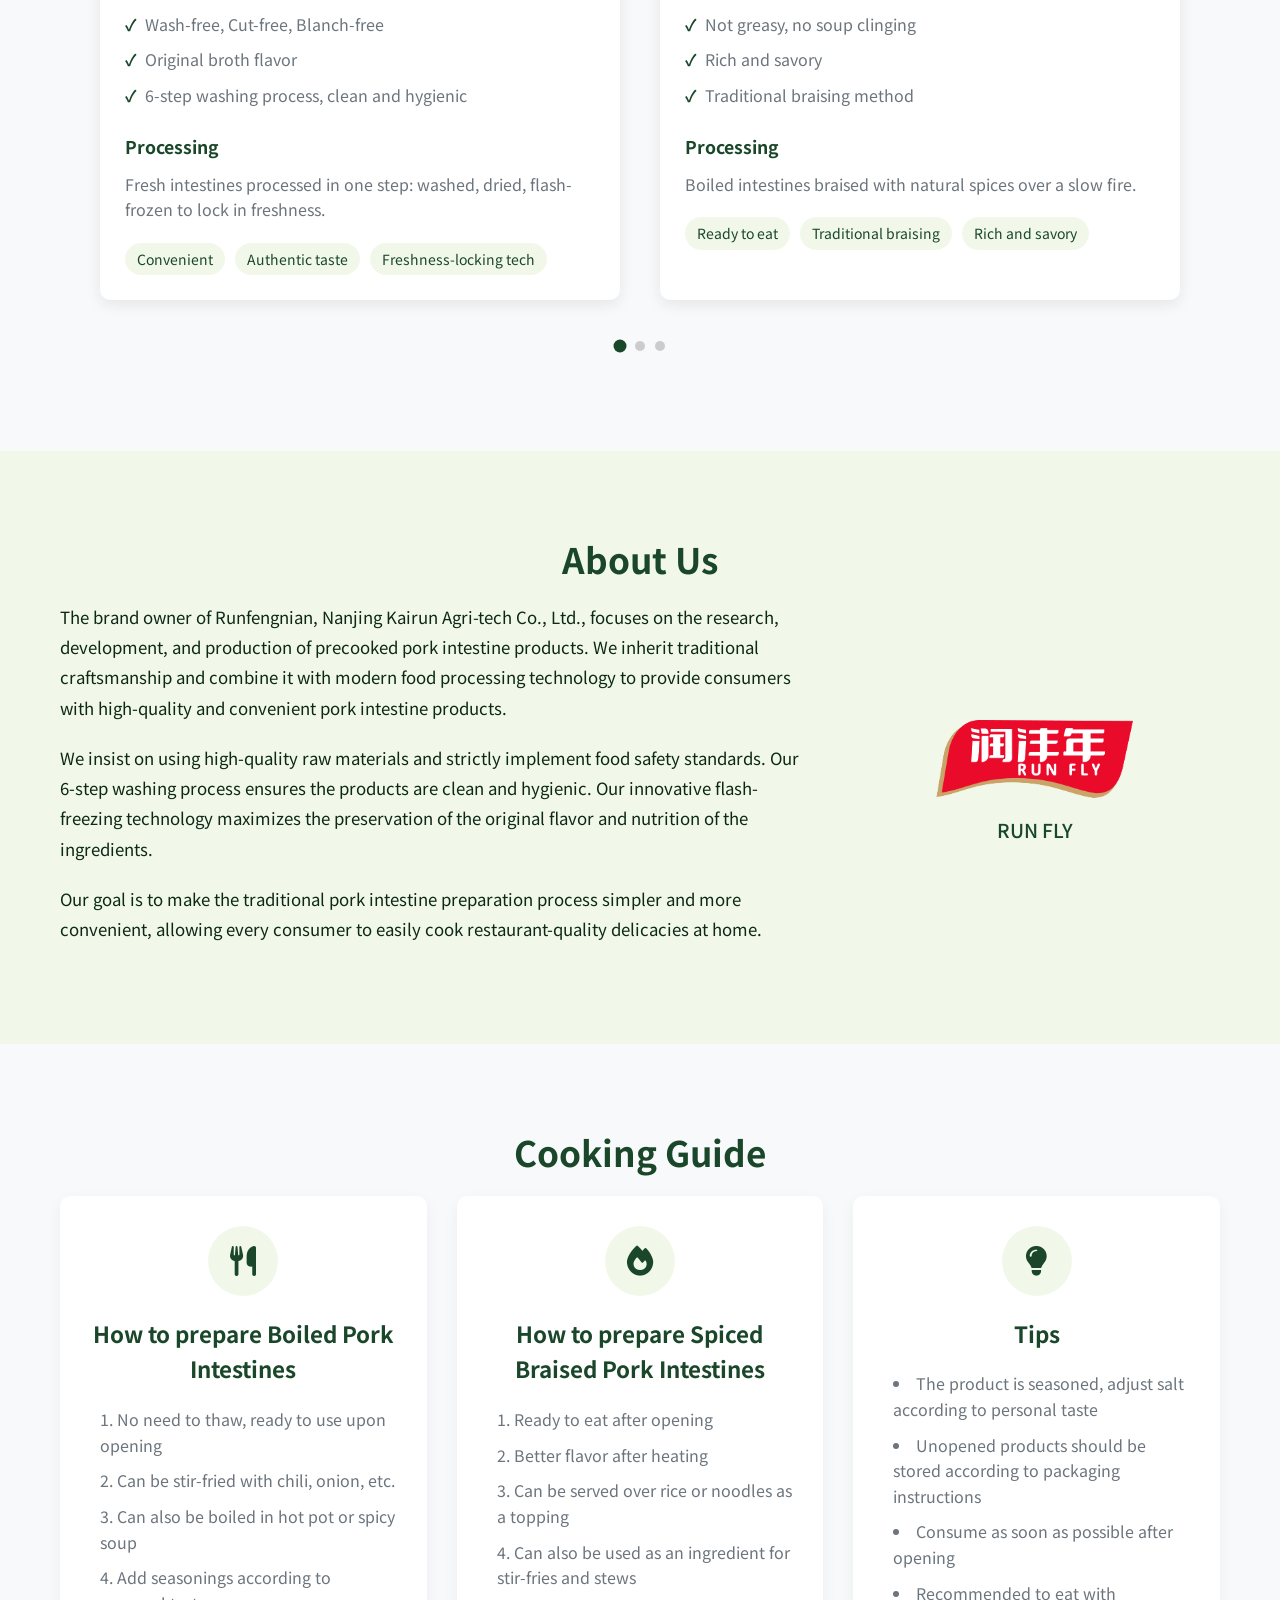
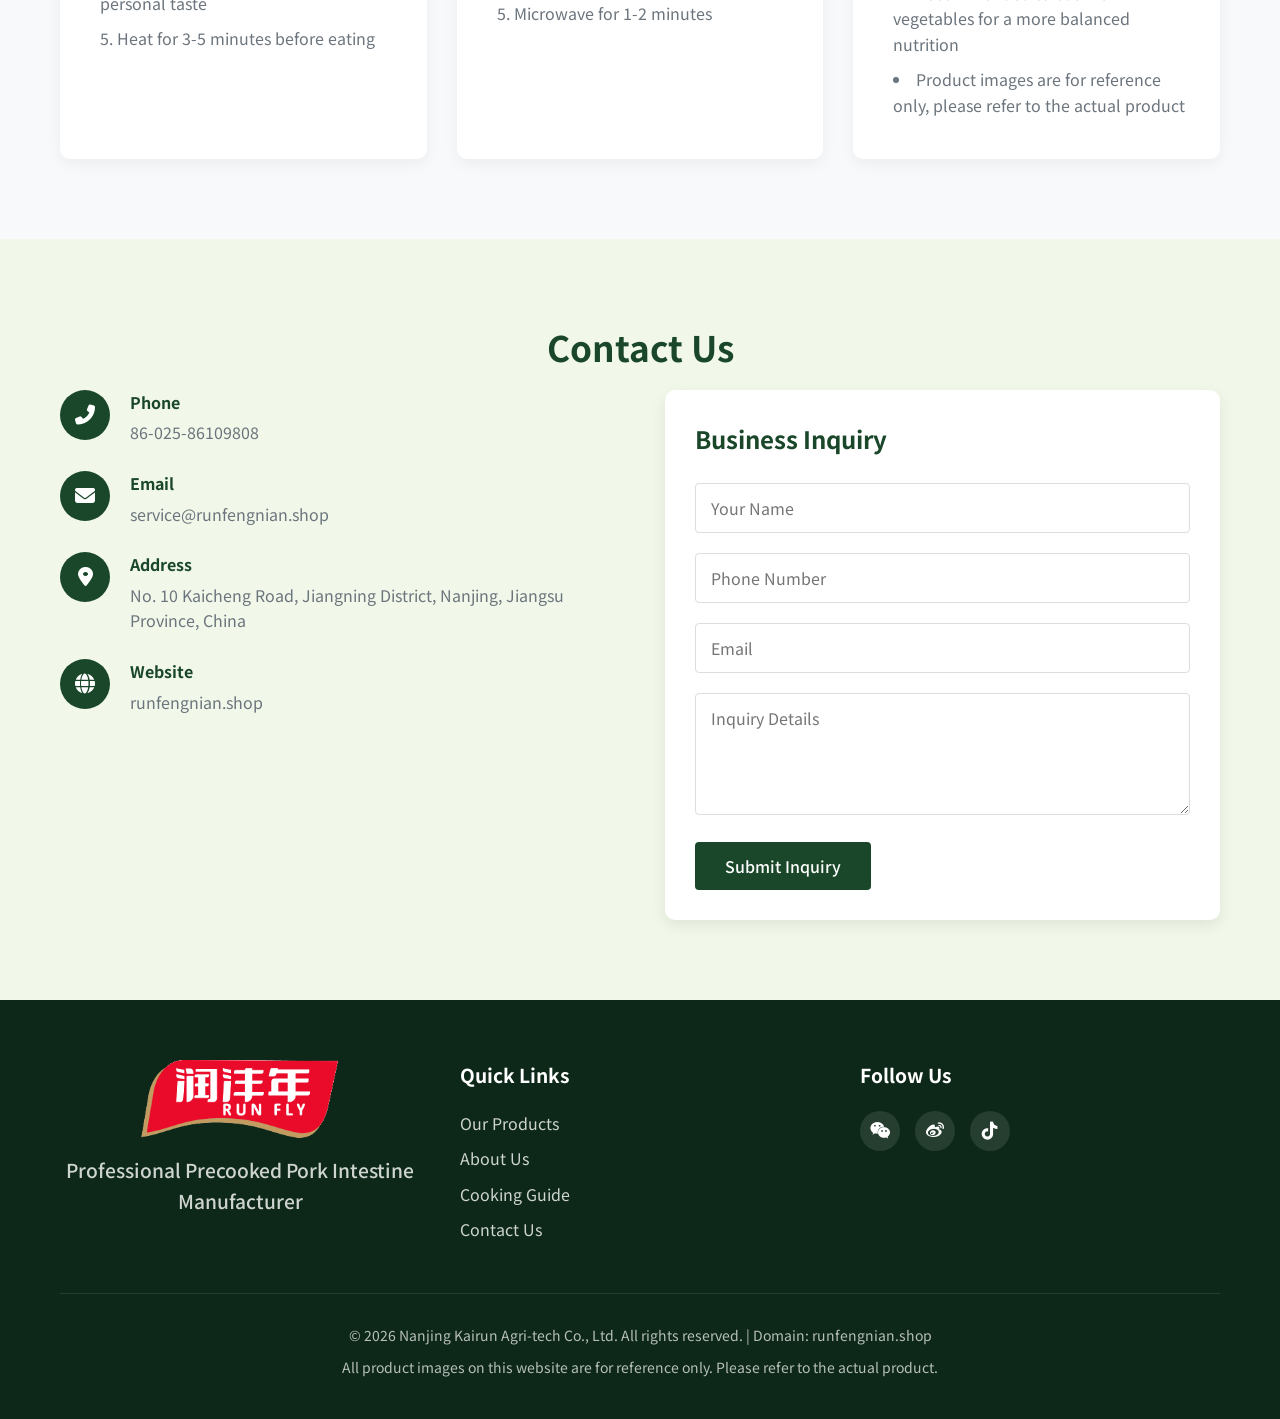
<file: product-en.html>
<!DOCTYPE html>
<html lang="en">
<head>
    <meta charset="UTF-8">
    <meta name="viewport" content="width=device-width, initial-scale=1.0">
    <title>Store - Runfengnian Precooked Pork Intestines</title>
    <link rel="stylesheet" href="css/style.css">
    <link rel="stylesheet" href="https://cdnjs.cloudflare.com/ajax/libs/font-awesome/6.4.0/css/all.min.css">
    <link rel="preconnect" href="https://fonts.googleapis.com">
    <link rel="preconnect" href="https://fonts.gstatic.com" crossorigin>
    <link href="https://fonts.googleapis.com/css2?family=Noto+Sans+SC:wght@300;400;500;700&display=swap" rel="stylesheet">
    <link rel="icon" type="image/x-icon" href="favicon.ico">
</head>
<body class="lang-en">

    <!-- ========== �������� ========== -->
    <header class="header">
        <div class="header-inner">
            <a href="index-en.html" class="logo">
                <img src="images/logo-large.png" alt="Runfengnian">
            </a>

            <button class="mobile-menu-btn" aria-label="Open Menu">
                <i class="fas fa-bars"></i>
            </button>

            <nav class="nav-wrapper">
                <div class="top-nav">
                    <a href="product-en.html" class="top-nav-item tab-left active">Local Supply</a>
                    <a href="index-en.html" class="top-nav-item tab-right">Global Services</a>

                    <div class="lang-switch">
                        <a href="product.html" class="lang-btn" title="����">ZH</a>
                        <a href="product-de.html" class="lang-btn" title="Deutsch">DE</a>
                    </div>
                </div>

                <div class="sub-nav">
                    <ul class="nav-list">
                        <li><a href="#products">Our Products</a></li>
                        <li><a href="#about">About Us</a></li>
                        <li><a href="#contact">Contact Us</a></li>
                        <li><a href="#cooking">Cooking Guide</a></li>
                    </ul>
                </div>
            </nav>
        </div>
    </header>

    <main class="main-content">

        <!-- ========== �������� ========== -->
        <section class="hero-section" id="home">
            <div class="container">
                <h1 class="hero-title">Inheriting Traditional Craftsmanship  Innovating Prep Techniques</h1>
                <p class="hero-subtitle">Specializing in precooked pork intestines to make delicious food more convenient.</p>
                <div class="hero-cta">
                    <a href="#products" class="btn">View Products</a>
                    <a href="#contact" class="btn btn-outline">Contact Us</a>
                </div>
            </div>
        </section>

        <!-- ========== ��Ʒչʾ ========== -->
        <section class="products-section" id="products">
            <div class="container">
                <h2 class="section-title">Our Products</h2>
                <p class="section-subtitle">Carefully selected high-quality ingredients, combining traditional craftsmanship with modern technology to provide convenient and delicious precooked pork intestines.</p>

                <!-- ================= �ֲ�ͼ���� ================= -->
                <div class="carousel-container">
                    
                    <button class="carousel-btn prev" aria-label="Previous"><i class="fas fa-chevron-left"></i></button>
                    <button class="carousel-btn next" aria-label="Next"><i class="fas fa-chevron-right"></i></button>

                    <div class="carousel-viewport">
                        <div class="carousel-track">

                            <!-- ========== Slide 1 ========== -->
                            <div class="carousel-slide">
                                <div class="products-grid">
                                    <!-- Boiled Pork Intestines -->
                                    <div class="product-card">
                                        <div class="product-img">
                                            <img src="images/white-intestine.jpg" alt="Boiled Pork Intestines" class="product-image">
                                            <div class="product-label">Wash-free, Cut-free, Blanch-free</div>
                                        </div>
                                        <div class="product-content">
                                            <h3 class="product-title">Boiled Pork Intestines</h3>
                                            <div class="product-spec">
                                                <span class="spec-label">Spec:</span>
                                                <span class="spec-value">480g/bag</span>
                                            </div>
                                            <div class="product-features">
                                                <h4>Features</h4>
                                                <ul>
                                                    <li>Wash-free, Cut-free, Blanch-free</li>
                                                    <li>Original broth flavor</li>
                                                    <li>6-step washing process, clean and hygienic</li>
                                                </ul>
                                            </div>
                                            <div class="product-process">
                                                <h4>Processing</h4>
                                                <p>Fresh intestines processed in one step: washed, dried, flash-frozen to lock in freshness.</p>
                                            </div>
                                            <div class="product-tags">
                                                <span class="tag">Convenient</span>
                                                <span class="tag">Authentic taste</span>
                                                <span class="tag">Freshness-locking tech</span>
                                            </div>
                                        </div>
                                    </div>

                                    <!-- Spiced Braised Pork Intestines -->
                                    <div class="product-card">
                                        <div class="product-img">
                                            <img src="images/spiced-intestine.jpg" alt="Spiced Braised Pork Intestines" class="product-image">
                                            <div class="product-label">Not greasy, no soup clinging</div>
                                        </div>
                                        <div class="product-content">
                                            <h3 class="product-title">Spiced Braised Pork Intestines</h3>
                                            <div class="product-spec">
                                                <span class="spec-label">Spec:</span>
                                                <span class="spec-value">180g/bag</span>
                                            </div>
                                            <div class="product-features">
                                                <h4>Features</h4>
                                                <ul>
                                                    <li>Not greasy, no soup clinging</li>
                                                    <li>Rich and savory</li>
                                                    <li>Traditional braising method</li>
                                                </ul>
                                            </div>
                                            <div class="product-process">
                                                <h4>Processing</h4>
                                                <p>Boiled intestines braised with natural spices over a slow fire.</p>
                                            </div>
                                            <div class="product-tags">
                                                <span class="tag">Ready to eat</span>
                                                <span class="tag">Traditional braising</span>
                                                <span class="tag">Rich and savory</span>
                                            </div>
                                        </div>
                                    </div>
                                </div>
                            </div><!-- Slide 1 End -->

                            <!-- ========== Slide 2 ========== -->
                            <div class="carousel-slide">
                                <div class="products-grid">
                                    <!-- Black Boiled Pork Intestines (Placeholder) -->
                                    <div class="product-card">
                                        <div class="product-img">
                                            <img src="images/white-intestine.jpg" alt="Black Boiled Pork Intestines" class="product-image">
                                            <div class="product-label">Wash-free, Cut-free, Blanch-free</div>
                                        </div>
                                        <div class="product-content">
                                            <h3 class="product-title">Black Boiled Pork Intestines</h3>
                                            <div class="product-spec">
                                                <span class="spec-label">Spec:</span>
                                                <span class="spec-value">480g/bag</span>
                                            </div>
                                            <div class="product-features">
                                                <h4>Features</h4>
                                                <ul>
                                                    <li>Wash-free, Cut-free, Blanch-free</li>
                                                    <li>Original broth flavor</li>
                                                    <li>6-step washing process, clean and hygienic</li>
                                                </ul>
                                            </div>
                                            <div class="product-process">
                                                <h4>Processing</h4>
                                                <p>Fresh intestines processed in one step: washed, dried, flash-frozen to lock in freshness.</p>
                                            </div>
                                            <div class="product-tags">
                                                <span class="tag">Convenient</span>
                                                <span class="tag">Authentic taste</span>
                                                <span class="tag">Freshness-locking tech</span>
                                            </div>
                                        </div>
                                    </div>

                                    <!-- Golden Spiced Braised Pork Intestines (Placeholder) -->
                                    <div class="product-card">
                                        <div class="product-img">
                                            <img src="images/spiced-intestine.jpg" alt="Golden Spiced Braised Pork Intestines" class="product-image">
                                            <div class="product-label">Not greasy, no soup clinging</div>
                                        </div>
                                        <div class="product-content">
                                            <h3 class="product-title">Golden Spiced Braised Pork Intestines</h3>
                                            <div class="product-spec">
                                                <span class="spec-label">Spec:</span>
                                                <span class="spec-value">180g/bag</span>
                                            </div>
                                            <div class="product-features">
                                                <h4>Features</h4>
                                                <ul>
                                                    <li>Not greasy, no soup clinging</li>
                                                    <li>Rich and savory</li>
                                                    <li>Traditional braising method</li>
                                                </ul>
                                            </div>
                                            <div class="product-process">
                                                <h4>Processing</h4>
                                                <p>Boiled intestines braised with natural spices over a slow fire.</p>
                                            </div>
                                            <div class="product-tags">
                                                <span class="tag">Ready to eat</span>
                                                <span class="tag">Traditional braising</span>
                                                <span class="tag">Rich and savory</span>
                                            </div>
                                        </div>
                                    </div>
                                </div>
                            </div><!-- Slide 2 End -->

                            <!-- ========== Slide 3 ========== -->
                            <div class="carousel-slide">
                                <div class="products-grid">
                                    <!-- Black Boiled Pork Intestines (Placeholder) -->
                                    <div class="product-card">
                                        <div class="product-img">
                                            <img src="images/white-intestine.jpg" alt="Black Boiled Pork Intestines" class="product-image">
                                            <div class="product-label">Wash-free, Cut-free, Blanch-free</div>
                                        </div>
                                        <div class="product-content">
                                            <h3 class="product-title">Black Boiled Pork Intestines</h3>
                                            <div class="product-spec">
                                                <span class="spec-label">Spec:</span>
                                                <span class="spec-value">480g/bag</span>
                                            </div>
                                            <div class="product-features">
                                                <h4>Features</h4>
                                                <ul>
                                                    <li>Wash-free, Cut-free, Blanch-free</li>
                                                    <li>Original broth flavor</li>
                                                    <li>6-step washing process, clean and hygienic</li>
                                                </ul>
                                            </div>
                                            <div class="product-process">
                                                <h4>Processing</h4>
                                                <p>Fresh intestines processed in one step: washed, dried, flash-frozen to lock in freshness.</p>
                                            </div>
                                            <div class="product-tags">
                                                <span class="tag">Convenient</span>
                                                <span class="tag">Authentic taste</span>
                                                <span class="tag">Freshness-locking tech</span>
                                            </div>
                                        </div>
                                    </div>

                                    <!-- Golden Spiced Braised Pork Intestines (Placeholder) -->
                                    <div class="product-card">
                                        <div class="product-img">
                                            <img src="images/spiced-intestine.jpg" alt="Golden Spiced Braised Pork Intestines" class="product-image">
                                            <div class="product-label">Not greasy, no soup clinging</div>
                                        </div>
                                        <div class="product-content">
                                            <h3 class="product-title">Golden Spiced Braised Pork Intestines</h3>
                                            <div class="product-spec">
                                                <span class="spec-label">Spec:</span>
                                                <span class="spec-value">180g/bag</span>
                                            </div>
                                            <div class="product-features">
                                                <h4>Features</h4>
                                                <ul>
                                                    <li>Not greasy, no soup clinging</li>
                                                    <li>Rich and savory</li>
                                                    <li>Traditional braising method</li>
                                                </ul>
                                            </div>
                                            <div class="product-process">
                                                <h4>Processing</h4>
                                                <p>Boiled intestines braised with natural spices over a slow fire.</p>
                                            </div>
                                            <div class="product-tags">
                                                <span class="tag">Ready to eat</span>
                                                <span class="tag">Traditional braising</span>
                                                <span class="tag">Rich and savory</span>
                                            </div>
                                        </div>
                                    </div>
                                </div>
                            </div><!-- Slide 3 End -->

                        </div> <!-- End Track -->
                    </div> <!-- End Viewport -->

                    <div class="carousel-dots"></div>

                </div>
                <!-- ================= �ֲ�ͼ�������� ================= -->

            </div>
        </section>

        <!-- ========== ��˾���� ========== -->
        <section class="about-section" id="about">
            <div class="container">
                <h2 class="section-title">About Us</h2>
                <div class="about-content">
                    <div class="about-text">
                        <p>The brand owner of Runfengnian, Nanjing Kairun Agri-tech Co., Ltd., focuses on the research, development, and production of precooked pork intestine products. We inherit traditional craftsmanship and combine it with modern food processing technology to provide consumers with high-quality and convenient pork intestine products.</p>
                        <p>We insist on using high-quality raw materials and strictly implement food safety standards. Our 6-step washing process ensures the products are clean and hygienic. Our innovative flash-freezing technology maximizes the preservation of the original flavor and nutrition of the ingredients.</p>
                        <p>Our goal is to make the traditional pork intestine preparation process simpler and more convenient, allowing every consumer to easily cook restaurant-quality delicacies at home.</p>
                    </div>
                    <div class="about-image">
                        <div class="about-logo">
                            <div class="logo-rectangle">
                                <img src="images/logo-large.png" alt="Runfengnian">
                            </div>
                            <p class="logo-description">RUN FLY</p>
                        </div>
                    </div>
                </div>
            </div>
        </section>

        <!-- ========== ���ָ�� ========== -->
        <section class="cooking-section" id="cooking">
            <div class="container">
                <h2 class="section-title">Cooking Guide</h2>
                <div class="cooking-grid">
                    <div class="cooking-card">
                        <div class="cooking-icon">
                            <i class="fas fa-utensils"></i>
                        </div>
                        <h3>How to prepare Boiled Pork Intestines</h3>
                        <ol class="cooking-steps">
                            <li>No need to thaw, ready to use upon opening</li>
                            <li>Can be stir-fried with chili, onion, etc.</li>
                            <li>Can also be boiled in hot pot or spicy soup</li>
                            <li>Add seasonings according to personal taste</li>
                            <li>Heat for 3-5 minutes before eating</li>
                        </ol>
                    </div>
                    <div class="cooking-card">
                        <div class="cooking-icon">
                            <i class="fas fa-fire"></i>
                        </div>
                        <h3>How to prepare Spiced Braised Pork Intestines</h3>
                        <ol class="cooking-steps">
                            <li>Ready to eat after opening</li>
                            <li>Better flavor after heating</li>
                            <li>Can be served over rice or noodles as a topping</li>
                            <li>Can also be used as an ingredient for stir-fries and stews</li>
                            <li>Microwave for 1-2 minutes</li>
                        </ol>
                    </div>
                    <div class="cooking-card">
                        <div class="cooking-icon">
                            <i class="fas fa-lightbulb"></i>
                        </div>
                        <h3>Tips</h3>
                        <ul class="cooking-tips">
                            <li>The product is seasoned, adjust salt according to personal taste</li>
                            <li>Unopened products should be stored according to packaging instructions</li>
                            <li>Consume as soon as possible after opening</li>
                            <li>Recommended to eat with vegetables for a more balanced nutrition</li>
                            <li>Product images are for reference only, please refer to the actual product</li>
                        </ul>
                    </div>
                </div>
            </div>
        </section>

        <!-- ========== ��ϵ��ʽ ========== -->
        <section class="contact-section" id="contact">
            <div class="container">
                <h2 class="section-title">Contact Us</h2>
                <div class="contact-content">
                    <div class="contact-info">
                        <div class="contact-item">
                            <div class="contact-icon"><i class="fas fa-phone-alt"></i></div>
                            <div class="contact-details">
                                <h4>Phone</h4>
                                <p>86-025-86109808</p>
                            </div>
                        </div>
                        <div class="contact-item">
                            <div class="contact-icon"><i class="fas fa-envelope"></i></div>
                            <div class="contact-details">
                                <h4>Email</h4>
                                <p>service@runfengnian.shop</p>
                            </div>
                        </div>
                        <div class="contact-item">
                            <div class="contact-icon"><i class="fas fa-map-marker-alt"></i></div>
                            <div class="contact-details">
                                <h4>Address</h4>
                                <p>No. 10 Kaicheng Road, Jiangning District, Nanjing, Jiangsu Province, China</p>
                            </div>
                        </div>
                        <div class="contact-item">
                            <div class="contact-icon"><i class="fas fa-globe"></i></div>
                            <div class="contact-details">
                                <h4>Website</h4>
                                <p>runfengnian.shop</p>
                            </div>
                        </div>
                    </div>
                    <div class="contact-form">
                        <h3>Business Inquiry</h3>
                        <form id="inquiryForm">
                            <div class="form-group">
                                <input type="text" placeholder="Your Name" required>
                            </div>
                            <div class="form-group">
                                <input type="tel" placeholder="Phone Number" required>
                            </div>
                            <div class="form-group">
                                <input type="email" placeholder="Email" required>
                            </div>
                            <div class="form-group">
                                <textarea rows="4" placeholder="Inquiry Details" required></textarea>
                            </div>
                            <button type="submit" class="btn">Submit Inquiry</button>
                        </form>
                    </div>
                </div>
            </div>
        </section>

    </main>

    <!-- ========== ҳ�� ========== -->
    <footer class="footer">
        <div class="container">
            <div class="footer-content">
                <div class="footer-logo">
                    <div class="logo-rectangle">
                        <img src="images/logo-large.png" alt="Runfengnian">
                    </div>
                    <p class="logo-description">Professional Precooked Pork Intestine Manufacturer</p>
                </div>
                <div class="footer-links">
                    <h4>Quick Links</h4>
                    <ul>
                        <li><a href="#products">Our Products</a></li>
                        <li><a href="#about">About Us</a></li>
                        <li><a href="#cooking">Cooking Guide</a></li>
                        <li><a href="#contact">Contact Us</a></li>
                    </ul>
                </div>
                <div class="footer-social">
                    <h4>Follow Us</h4>
                    <div class="social-icons">
                        <a href="#"><i class="fab fa-weixin"></i></a>
                        <a href="#"><i class="fab fa-weibo"></i></a>
                        <a href="javascript:void(0);" class="qrcode-trigger"><i class="fab fa-tiktok"></i></a>
                    </div>
                </div>
            </div>
            <div class="footer-bottom">
                <p>&copy; 2026 Nanjing Kairun Agri-tech Co., Ltd. All rights reserved. | Domain: runfengnian.shop</p>
                <p>All product images on this website are for reference only. Please refer to the actual product.</p>
            </div>
        </div>
    </footer>

    <script src="js/script.js"></script>

    <div id="qrcodeModal" class="modal">
        <div class="modal-content">
            <span class="close-modal">&times;</span>
            <img src="images/Douyin.jpg" alt="Scan to follow us">
            <p>Scan the QR code to follow our TikTok</p>
        </div>
    </div>

</body>
</html>
</file>
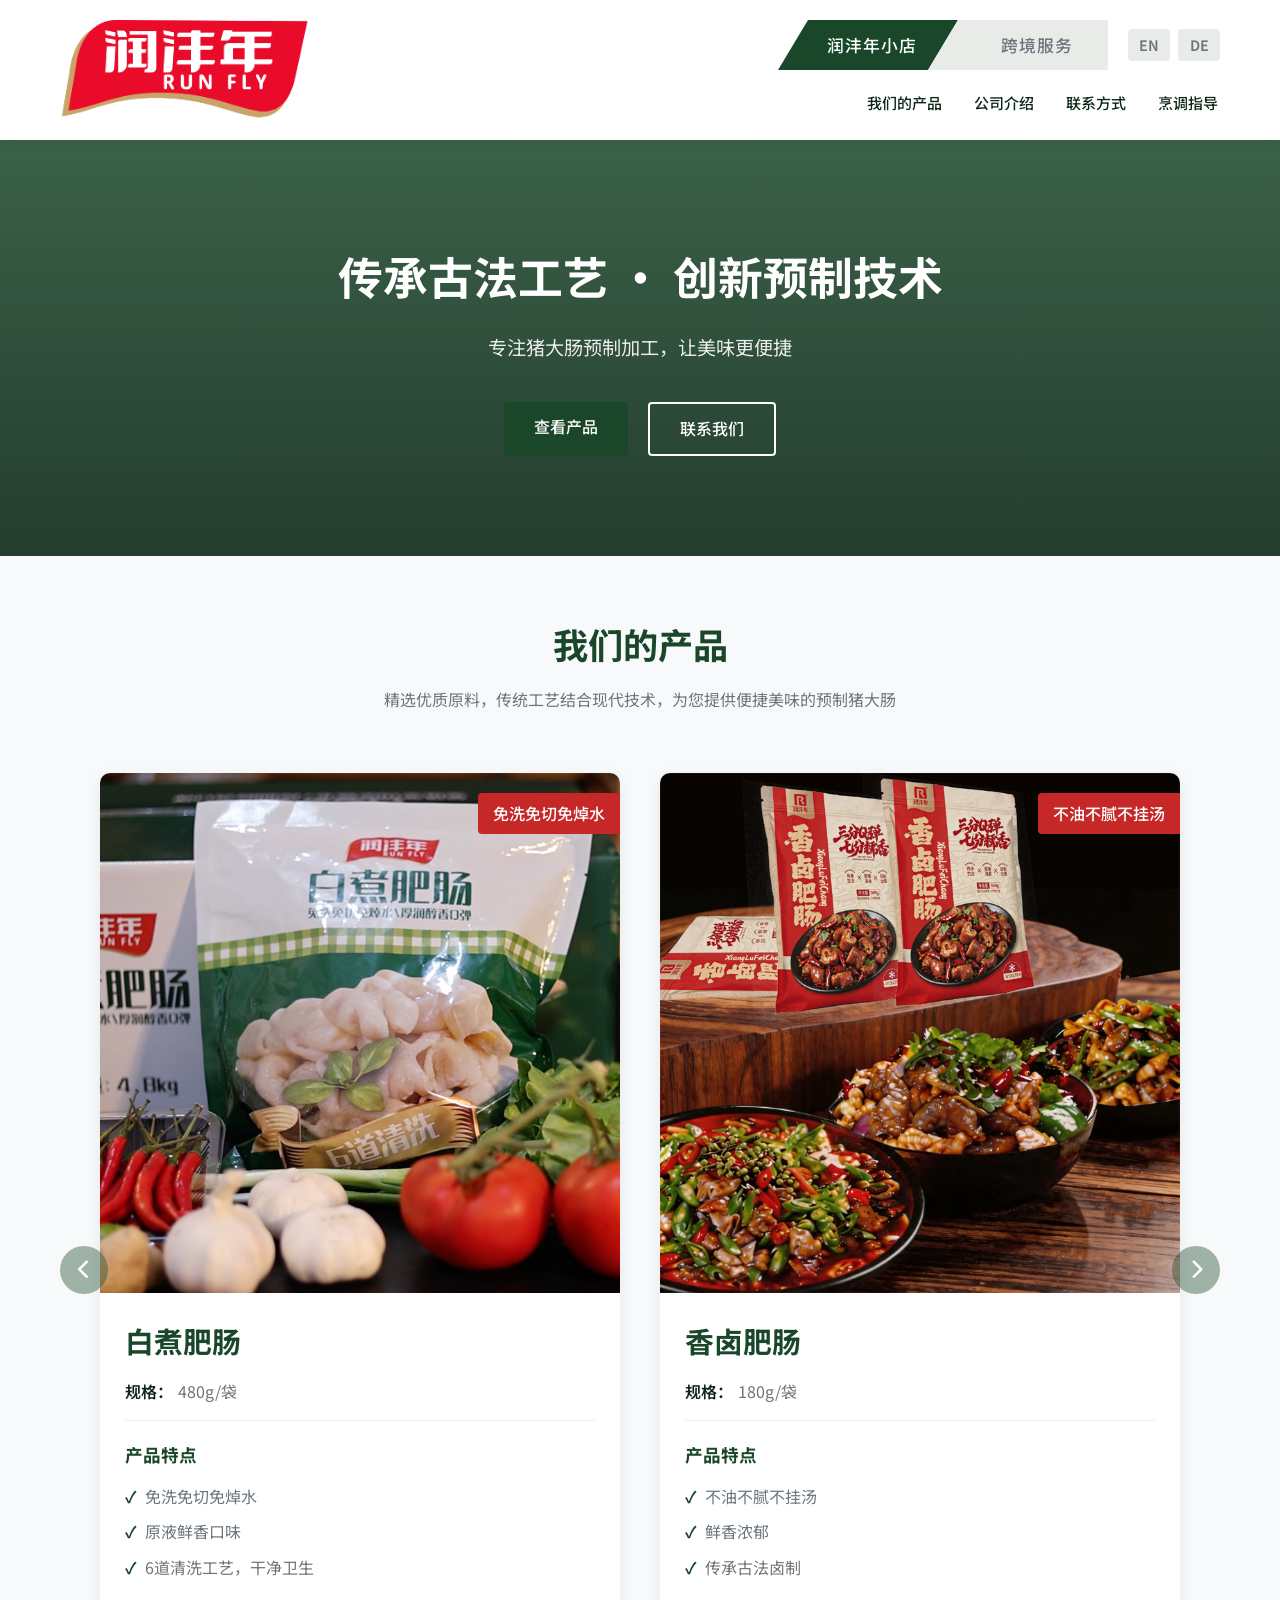
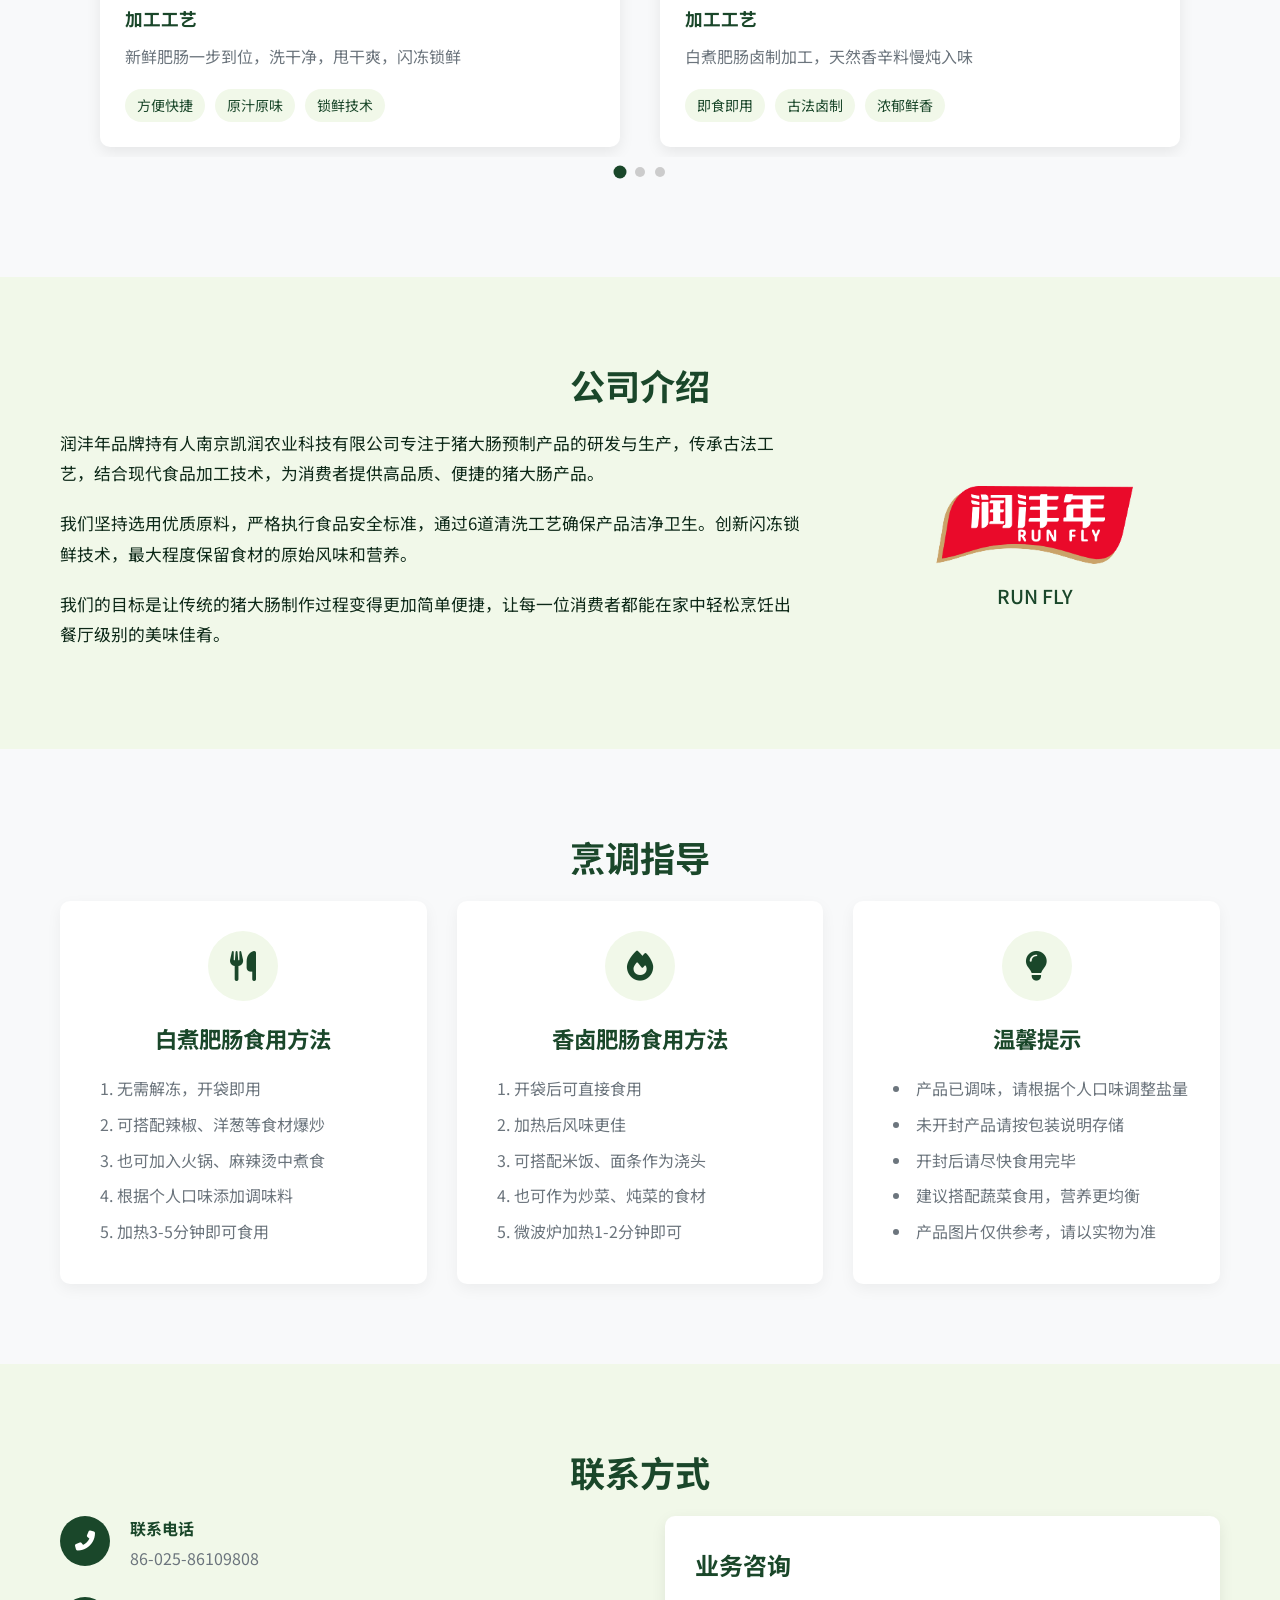
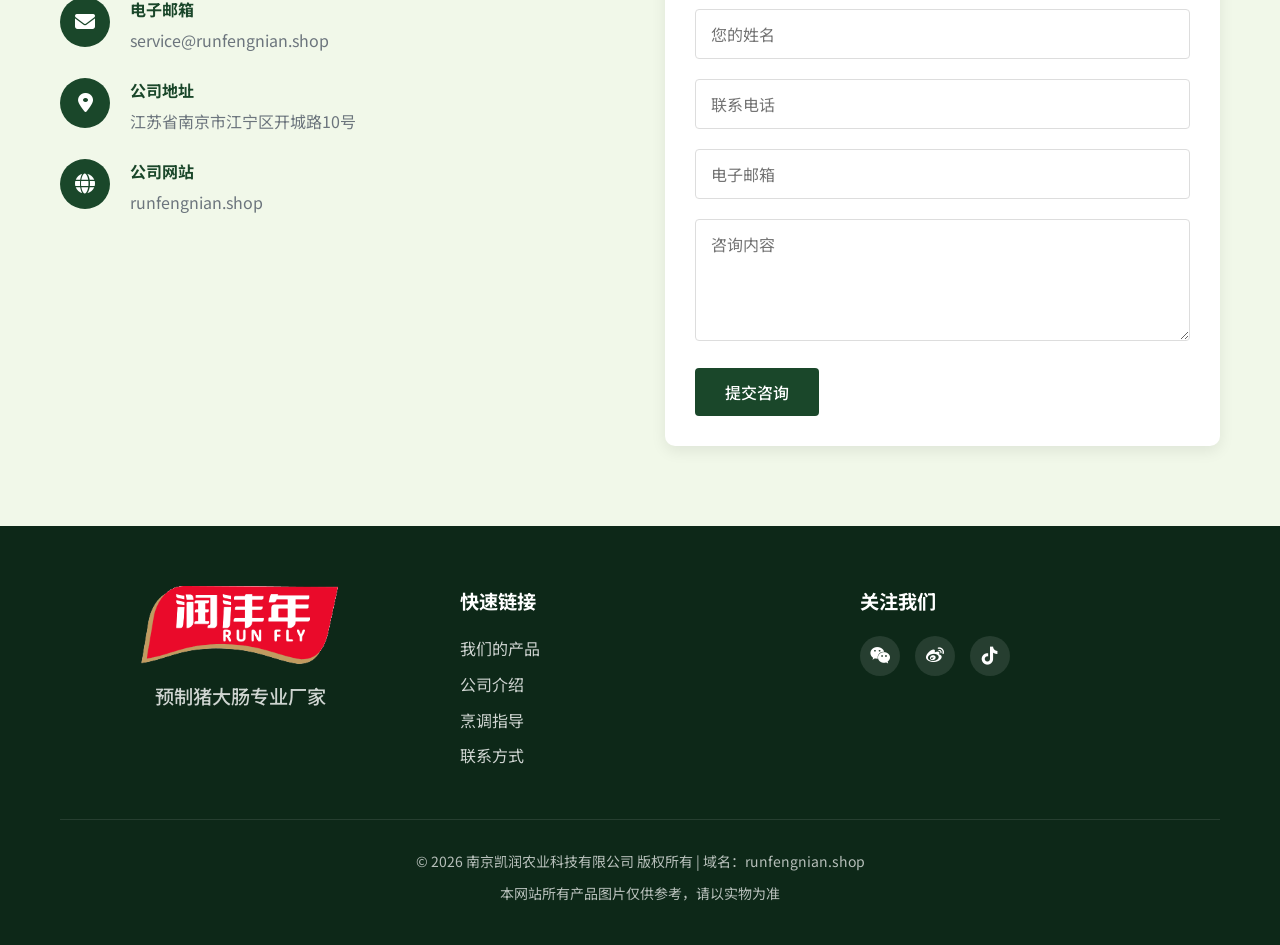
<file: product.html>
﻿<!DOCTYPE html>
<html lang="zh-CN">
<head>
    <meta charset="UTF-8">
    <meta name="viewport" content="width=device-width, initial-scale=1.0">
    <title>小店 - 润沣年预制猪大肠</title>
    <link rel="stylesheet" href="css/style.css">
    <link rel="stylesheet" href="https://cdnjs.cloudflare.com/ajax/libs/font-awesome/6.4.0/css/all.min.css">
    <link rel="preconnect" href="https://fonts.googleapis.com">
    <link rel="preconnect" href="https://fonts.gstatic.com" crossorigin>
    <link href="https://fonts.googleapis.com/css2?family=Noto+Sans+SC:wght@300;400;500;700&display=swap" rel="stylesheet">
    <link rel="icon" type="image/x-icon" href="favicon.ico">
</head>
<body>

    <!-- ========== 顶部导航 ========== -->
    <header class="header">
        <div class="header-inner">
            <!-- Logo：跨越上下两行导航 -->
            <a href="index.html" class="logo">
                <img src="images/logo-large.png" alt="润沣年">
            </a>

            <!-- 汉堡按钮（仅移动端显示） -->
            <button class="mobile-menu-btn" aria-label="打开菜单">
                <i class="fas fa-bars"></i>
            </button>

            <!-- 导航容器：靠右，两行布局 -->
            <nav class="nav-wrapper">
                <!-- 上层：页面切换标签 -->
                <div class="top-nav">
                    <!-- 注意：这里加上了 tab-left 和 tab-right 类名 -->
                    <a href="product.html" class="top-nav-item tab-left active">润沣年小店</a>
                    <a href="index.html" class="top-nav-item tab-right">跨境服务</a>

                <!-- 新增：语言切换按钮 -->
                <div class="lang-switch">
                <!-- href 里填您对应的英文版、德文版页面路径 -->
                     <a href="product-en.html" class="lang-btn" title="English">EN</a>
                     <a href="product-de.html" class="lang-btn" title="Deutsch">DE</a>
                </div>

                </div>
                <!-- 下层：页内锚点 -->
                <div class="sub-nav">
                    <ul class="nav-list">
                        <li><a href="#products">我们的产品</a></li>
                        <li><a href="#about">公司介绍</a></li>
                        <li><a href="#contact">联系方式</a></li>
                        <li><a href="#cooking">烹调指导</a></li>
                    </ul>
                </div>
            </nav>
        </div>
    </header>

    <main class="main-content">

        <!-- ========== 首屏标语 ========== -->
        <section class="hero-section" id="home">
            <div class="container">
                <h1 class="hero-title">传承古法工艺 · 创新预制技术</h1>
                <p class="hero-subtitle">专注猪大肠预制加工，让美味更便捷</p>
                <div class="hero-cta">
                    <a href="#products" class="btn">查看产品</a>
                    <a href="#contact" class="btn btn-outline">联系我们</a>
                </div>
            </div>
        </section>

        <!-- ========== 产品展示 ========== -->
        <section class="products-section" id="products">
            <div class="container">
                <h2 class="section-title">我们的产品</h2>
                <p class="section-subtitle">精选优质原料，传统工艺结合现代技术，为您提供便捷美味的预制猪大肠</p>



<!-- ================= 轮播图容器 ================= -->
<div class="carousel-container">
    
    <!-- 左右切换按钮 -->
    <button class="carousel-btn prev" aria-label="上一组"><i class="fas fa-chevron-left"></i></button>
    <button class="carousel-btn next" aria-label="下一组"><i class="fas fa-chevron-right"></i></button>

    <!-- ⚠️ 新增：视口层，专门用来隐藏滑动出去的内容 -->
    <div class="carousel-viewport">
        <!-- 轮播轨道 -->
        <div class="carousel-track">

            <!-- ========== 第一组产品 ========== -->
            <div class="carousel-slide">
                <div class="products-grid">
                    <!-- 白煮肥肠 -->
                    <div class="product-card">
                        <div class="product-img">
                            <img src="images/white-intestine.jpg" alt="白煮肥肠" class="product-image">
                            <div class="product-label">免洗免切免焯水</div>
                        </div>
                        <div class="product-content">
                            <h3 class="product-title">白煮肥肠</h3>
                            <div class="product-spec">
                                <span class="spec-label">规格：</span>
                                <span class="spec-value">480g/袋</span>
                            </div>
                            <div class="product-features">
                                <h4>产品特点</h4>
                                <ul><li>免洗免切免焯水</li><li>原液鲜香口味</li><li>6道清洗工艺，干净卫生</li></ul>
                            </div>
                            <div class="product-process">
                                <h4>加工工艺</h4>
                                <p>新鲜肥肠一步到位，洗干净，甩干爽，闪冻锁鲜</p>
                            </div>
                            <div class="product-tags">
                                <span class="tag">方便快捷</span><span class="tag">原汁原味</span><span class="tag">锁鲜技术</span>
                            </div>
                        </div>
                    </div>

                    <!-- 香卤肥肠 -->
                    <div class="product-card">
                        <div class="product-img">
                            <img src="images/spiced-intestine.jpg" alt="香卤肥肠" class="product-image">
                            <div class="product-label">不油不腻不挂汤</div>
                        </div>
                        <div class="product-content">
                            <h3 class="product-title">香卤肥肠</h3>
                            <div class="product-spec">
                                <span class="spec-label">规格：</span>
                                <span class="spec-value">180g/袋</span>
                            </div>
                            <div class="product-features">
                                <h4>产品特点</h4>
                                <ul><li>不油不腻不挂汤</li><li>鲜香浓郁</li><li>传承古法卤制</li></ul>
                            </div>
                            <div class="product-process">
                                <h4>加工工艺</h4>
                                <p>白煮肥肠卤制加工，天然香辛料慢炖入味</p>
                            </div>
                            <div class="product-tags">
                                <span class="tag">即食即用</span><span class="tag">古法卤制</span><span class="tag">浓郁鲜香</span>
                            </div>
                        </div>
                    </div>
                </div>
            </div><!-- 第一组结束 -->

            <!-- ========== 第二组产品 ========== -->
            <div class="carousel-slide">
                <div class="products-grid">
                    <!-- 黑煮肥肠 -->
                    <div class="product-card">
                        <div class="product-img">
                            <img src="images/white-intestine.jpg" alt="黑煮肥肠" class="product-image">
                            <div class="product-label">免洗免切免焯水</div>
                        </div>
                        <div class="product-content">
                            <h3 class="product-title">黑煮肥肠</h3>
                            <div class="product-spec">
                                <span class="spec-label">规格：</span>
                                <span class="spec-value">480g/袋</span>
                            </div>
                            <div class="product-features">
                                <h4>产品特点</h4>
                                <ul><li>免洗免切免焯水</li><li>原液鲜香口味</li><li>6道清洗工艺，干净卫生</li></ul>
                            </div>
                            <div class="product-process">
                                <h4>加工工艺</h4>
                                <p>新鲜肥肠一步到位，洗干净，甩干爽，闪冻锁鲜</p>
                            </div>
                            <div class="product-tags">
                                <span class="tag">方便快捷</span><span class="tag">原汁原味</span><span class="tag">锁鲜技术</span>
                            </div>
                        </div>
                    </div>

                    <!-- 金卤肥肠 -->
                    <div class="product-card">
                        <div class="product-img">
                            <img src="images/spiced-intestine.jpg" alt="金卤肥肠" class="product-image">
                            <div class="product-label">不油不腻不挂汤</div>
                        </div>
                        <div class="product-content">
                            <h3 class="product-title">金卤肥肠</h3>
                            <div class="product-spec">
                                <span class="spec-label">规格：</span>
                                <span class="spec-value">180g/袋</span>
                            </div>
                            <div class="product-features">
                                <h4>产品特点</h4>
                                <ul><li>不油不腻不挂汤</li><li>鲜香浓郁</li><li>传承古法卤制</li></ul>
                            </div>
                            <div class="product-process">
                                <h4>加工工艺</h4>
                                <p>白煮肥肠卤制加工，天然香辛料慢炖入味</p>
                            </div>
                            <div class="product-tags">
                                <span class="tag">即食即用</span><span class="tag">古法卤制</span><span class="tag">浓郁鲜香</span>
                            </div>
                        </div>
                    </div>
                </div>
            </div><!-- 第二组结束 -->

            <!-- ========== 第三组产品 ========== -->
            <div class="carousel-slide">
                <div class="products-grid">
                    <!-- 黑煮肥肠 -->
                    <div class="product-card">
                        <div class="product-img">
                            <img src="images/white-intestine.jpg" alt="黑煮肥肠" class="product-image">
                            <div class="product-label">免洗免切免焯水</div>
                        </div>
                        <div class="product-content">
                            <h3 class="product-title">黑煮肥肠</h3>
                            <div class="product-spec">
                                <span class="spec-label">规格：</span>
                                <span class="spec-value">480g/袋</span>
                            </div>
                            <div class="product-features">
                                <h4>产品特点</h4>
                                <ul><li>免洗免切免焯水</li><li>原液鲜香口味</li><li>6道清洗工艺，干净卫生</li></ul>
                            </div>
                            <div class="product-process">
                                <h4>加工工艺</h4>
                                <p>新鲜肥肠一步到位，洗干净，甩干爽，闪冻锁鲜</p>
                            </div>
                            <div class="product-tags">
                                <span class="tag">方便快捷</span><span class="tag">原汁原味</span><span class="tag">锁鲜技术</span>
                            </div>
                        </div>
                    </div>

                    <!-- 金卤肥肠 -->
                    <div class="product-card">
                        <div class="product-img">
                            <img src="images/spiced-intestine.jpg" alt="金卤肥肠" class="product-image">
                            <div class="product-label">不油不腻不挂汤</div>
                        </div>
                        <div class="product-content">
                            <h3 class="product-title">金卤肥肠</h3>
                            <div class="product-spec">
                                <span class="spec-label">规格：</span>
                                <span class="spec-value">180g/袋</span>
                            </div>
                            <div class="product-features">
                                <h4>产品特点</h4>
                                <ul><li>不油不腻不挂汤</li><li>鲜香浓郁</li><li>传承古法卤制</li></ul>
                            </div>
                            <div class="product-process">
                                <h4>加工工艺</h4>
                                <p>白煮肥肠卤制加工，天然香辛料慢炖入味</p>
                            </div>
                            <div class="product-tags">
                                <span class="tag">即食即用</span><span class="tag">古法卤制</span><span class="tag">浓郁鲜香</span>
                            </div>
                        </div>
                    </div>
                </div>
            </div><!-- 第三组结束 -->



        </div> <!-- 轨道结束 -->
    </div> <!-- 视口结束 -->

    <!-- 底部指示点 -->
    <div class="carousel-dots"></div>

</div>
<!-- ================= 轮播图容器结束 ================= -->



            </div>

        </section>

        <!-- ========== 公司介绍 ========== -->
        <section class="about-section" id="about">
            <div class="container">
                <h2 class="section-title">公司介绍</h2>
                <div class="about-content">
                    <div class="about-text">
                        <p>润沣年品牌持有人南京凯润农业科技有限公司专注于猪大肠预制产品的研发与生产，传承古法工艺，结合现代食品加工技术，为消费者提供高品质、便捷的猪大肠产品。</p>
                        <p>我们坚持选用优质原料，严格执行食品安全标准，通过6道清洗工艺确保产品洁净卫生。创新闪冻锁鲜技术，最大程度保留食材的原始风味和营养。</p>
                        <p>我们的目标是让传统的猪大肠制作过程变得更加简单便捷，让每一位消费者都能在家中轻松烹饪出餐厅级别的美味佳肴。</p>
                    </div>
                    <div class="about-image">
                        <div class="about-logo">
                            <div class="logo-rectangle">
                                <img src="images/logo-large.png" alt="润沣年">
                            </div>
                            <p class="logo-description">RUN FLY</p>
                        </div>
                    </div>
                </div>
            </div>
        </section>

        <!-- ========== 烹调指导 ========== -->
        <section class="cooking-section" id="cooking">
            <div class="container">
                <h2 class="section-title">烹调指导</h2>
                <div class="cooking-grid">
                    <div class="cooking-card">
                        <div class="cooking-icon">
                            <i class="fas fa-utensils"></i>
                        </div>
                        <h3>白煮肥肠食用方法</h3>
                        <ol class="cooking-steps">
                            <li>无需解冻，开袋即用</li>
                            <li>可搭配辣椒、洋葱等食材爆炒</li>
                            <li>也可加入火锅、麻辣烫中煮食</li>
                            <li>根据个人口味添加调味料</li>
                            <li>加热3-5分钟即可食用</li>
                        </ol>
                    </div>
                    <div class="cooking-card">
                        <div class="cooking-icon">
                            <i class="fas fa-fire"></i>
                        </div>
                        <h3>香卤肥肠食用方法</h3>
                        <ol class="cooking-steps">
                            <li>开袋后可直接食用</li>
                            <li>加热后风味更佳</li>
                            <li>可搭配米饭、面条作为浇头</li>
                            <li>也可作为炒菜、炖菜的食材</li>
                            <li>微波炉加热1-2分钟即可</li>
                        </ol>
                    </div>
                    <div class="cooking-card">
                        <div class="cooking-icon">
                            <i class="fas fa-lightbulb"></i>
                        </div>
                        <h3>温馨提示</h3>
                        <ul class="cooking-tips">
                            <li>产品已调味，请根据个人口味调整盐量</li>
                            <li>未开封产品请按包装说明存储</li>
                            <li>开封后请尽快食用完毕</li>
                            <li>建议搭配蔬菜食用，营养更均衡</li>
                            <li>产品图片仅供参考，请以实物为准</li>
                        </ul>
                    </div>
                </div>
            </div>
        </section>

        <!-- ========== 联系方式 ========== -->
        <section class="contact-section" id="contact">
            <div class="container">
                <h2 class="section-title">联系方式</h2>
                <div class="contact-content">
                    <div class="contact-info">
                        <div class="contact-item">
                            <div class="contact-icon"><i class="fas fa-phone-alt"></i></div>
                            <div class="contact-details">
                                <h4>联系电话</h4>
                                <p>86-025-86109808</p>
                            </div>
                        </div>
                        <div class="contact-item">
                            <div class="contact-icon"><i class="fas fa-envelope"></i></div>
                            <div class="contact-details">
                                <h4>电子邮箱</h4>
                                <p>service@runfengnian.shop</p>
                            </div>
                        </div>
                        <div class="contact-item">
                            <div class="contact-icon"><i class="fas fa-map-marker-alt"></i></div>
                            <div class="contact-details">
                                <h4>公司地址</h4>
                                <p>江苏省南京市江宁区开城路10号</p>
                            </div>
                        </div>
                        <div class="contact-item">
                            <div class="contact-icon"><i class="fas fa-globe"></i></div>
                            <div class="contact-details">
                                <h4>公司网站</h4>
                                <p>runfengnian.shop</p>
                            </div>
                        </div>
                    </div>
                    <div class="contact-form">
                        <h3>业务咨询</h3>
                        <form id="inquiryForm">
                            <div class="form-group">
                                <input type="text" placeholder="您的姓名" required>
                            </div>
                            <div class="form-group">
                                <input type="tel" placeholder="联系电话" required>
                            </div>
                            <div class="form-group">
                                <input type="email" placeholder="电子邮箱" required>
                            </div>
                            <div class="form-group">
                                <textarea rows="4" placeholder="咨询内容" required></textarea>
                            </div>
                            <button type="submit" class="btn">提交咨询</button>
                        </form>
                    </div>
                </div>
            </div>
        </section>

    </main>

    <!-- ========== 页脚 ========== -->
    <footer class="footer">
        <div class="container">
            <div class="footer-content">
                <div class="footer-logo">
                    <div class="logo-rectangle">
                        <img src="images/logo-large.png" alt="润沣年">
                    </div>
                    <p class="logo-description">预制猪大肠专业厂家</p>
                </div>
                <div class="footer-links">
                    <h4>快速链接</h4>
                    <ul>
                        <li><a href="#products">我们的产品</a></li>
                        <li><a href="#about">公司介绍</a></li>
                        <li><a href="#cooking">烹调指导</a></li>
                        <li><a href="#contact">联系方式</a></li>
                    </ul>
                </div>
                <div class="footer-social">
                    <h4>关注我们</h4>
                    <div class="social-icons">
                        <a href="#"><i class="fab fa-weixin"></i></a>
                        <a href="#"><i class="fab fa-weibo"></i></a>
                        <a href="javascript:void(0);" class="qrcode-trigger"><i class="fab fa-tiktok"></i></a>
                    </div>
                </div>
            </div>
            <div class="footer-bottom">
                <p>&copy; 2026  南京凯润农业科技有限公司 版权所有 | 域名：runfengnian.shop</p>
                <p>本网站所有产品图片仅供参考，请以实物为准</p>
            </div>
        </div>
    </footer>

    <script src="js/script.js"></script>

<div id="qrcodeModal" class="modal">
    <div class="modal-content">
        <span class="close-modal">&times;</span>
        <!-- 注意修改下面图片的路径为您实际的文件名，比如 qrcode.png 或 tiktok-qr.jpg -->
        <img src="images/Douyin.jpg" alt="扫码关注我们">
        <p>扫码关注我们的 TikTok</p>
    </div>
</div>

</body>
</html>
</file>
<file: css/style.css>
﻿/* ========== 基础重置 ========== */
* {
    margin: 0;
    padding: 0;
    box-sizing: border-box;
}

html {
    scroll-behavior: smooth;
}

body {
    font-family: 'Noto Sans SC', sans-serif;
    line-height: 1.6;
    color: #333;
    background-color: #f8f9fa;
}

img {
    max-width: 100%;
    display: block;
}

.container {
    width: 100%;
    max-width: 1200px;
    margin: 0 auto;
    padding: 0 20px;
}

/* ========== 颜色变量 ========== */
:root {
    --primary-color: #1a472a;   /* 墨绿色 */
    --secondary-color: #c62828; /* 红色 */
    --light-color: #f1f8e9;
    --dark-color: #0d2818;
    --gray-color: #6c757d;
    --white-color: #ffffff;
}

/* ========== 顶部导航（Logo 跨双行 + 导航靠右） ========== */
.header {
    position: sticky;
    top: 0;
    z-index: 1000;
    background-color: var(--white-color);
    box-shadow: 0 2px 12px rgba(0, 0, 0, 0.08);
}

.header-inner {
    max-width: 1200px;
    margin: 0 auto;
    padding: 0 20px;
    display: flex;
    align-items: center;
    justify-content: space-between;
    gap: 30px;
    position: relative;
    min-height: 130px;
}

/* --- Logo：跨越两行导航的高度，透明底色 --- */
.logo {
    display: flex;
    align-items: center;
    flex-shrink: 0;
    padding: 10px 0;
    text-decoration: none;
}

.logo img {
    height: 100px;
    width: auto;
    background-color: transparent;
    padding: 0;
    transition: height 0.3s ease;
}

/* --- 导航容器：靠右，纵向排列上下两行 --- */
.nav-wrapper {
    flex: 1;
    display: flex;
    flex-direction: column;
    align-items: flex-end;
    gap: 16px;
    padding: 20px 0;
}

/* ============================================================
   上层：刀片形直角梯形标签
   ============================================================ */
.top-nav {
    display: flex;
    gap: 0;
}

.top-nav-item {
    display: inline-flex;
    align-items: center;
    justify-content: center;
    width: 180px;
    height: 50px;
    font-size: 1.05rem;
    font-weight: 500;
    letter-spacing: 1px;
    color: var(--gray-color);
    text-decoration: none;
    white-space: nowrap;
    background-color: #e8ebe8;
    transition: background-color 0.3s ease, color 0.3s ease;
    -webkit-font-smoothing: antialiased;
}


/* 快销产品（左）：平行四边形 */
.top-nav-item.tab-left {
    clip-path: polygon(30px 0, 100% 0, calc(100% - 30px) 100%, 0 100%);
    padding-left: 8px;
}

/* 跨境服务（右）：直角梯形，与左侧标签无缝拼接 */
.top-nav-item.tab-right {
    clip-path: polygon(30px 0, 100% 0, 100% 100%, 0 100%);
    margin-left: -30px;
    padding-left: 38px;
}

/* ===== 新增：语言切换按钮样式 ===== */
.lang-switch {
    display: flex;
    align-items: center;
    gap: 8px;
    margin-left: 20px; /* 与左侧刀片标签保持距离 */
}

.lang-btn {
    display: inline-flex;
    align-items: center;
    justify-content: center;
    width: 42px;
    height: 32px;
    background-color: #e8ebe8;
    color: var(--gray-color);
    font-size: 0.9rem;
    font-weight: 600;
    text-decoration: none;
    border-radius: 4px;
    transition: all 0.3s ease;
}

.lang-btn:hover {
    background-color: var(--primary-color);
    color: #fff;
}


.top-nav-item:hover {
    color: var(--primary-color);
    background-color: #d5ddd3;
}

.top-nav-item.active {
    color: #fff;
    background-color: var(--primary-color);
}

/* --- 下层：页内锚点导航 --- */
.sub-nav {
    display: flex;
    justify-content: flex-end;
}

.nav-list {
    display: flex;
    gap: 28px;
    list-style: none;
    padding: 0;
    margin: 0;
}

.nav-list a {
    display: inline-block;
    color: var(--dark-color);
    font-size: 15px;
    font-weight: 500;
    text-decoration: none;
    padding: 5px 2px;
    position: relative;
    transition: color 0.3s;
}

.nav-list a::after {
    content: '';
    position: absolute;
    bottom: 0;
    left: 50%;
    width: 0;
    height: 2px;
    background-color: var(--primary-color);
    transition: all 0.3s ease;
    transform: translateX(-50%);
}

.nav-list a:hover {
    color: var(--primary-color);
}

.nav-list a:hover::after {
    width: 100%;
}

/* --- 移动端汉堡按钮 --- */
.mobile-menu-btn {
    display: none;
    background: none;
    border: 2px solid var(--primary-color);
    color: var(--primary-color);
    font-size: 20px;
    width: 44px;
    height: 44px;
    border-radius: 8px;
    cursor: pointer;
    align-items: center;
    justify-content: center;
    transition: all 0.3s;
    flex-shrink: 0;
}

.mobile-menu-btn:hover {
    background-color: var(--primary-color);
    color: #fff;
}

/* ========== 按钮 ========== */
.btn {
    display: inline-block;
    padding: 12px 30px;
    background-color: var(--primary-color);
    color: #fff;
    border: none;
    border-radius: 4px;
    font-size: 16px;
    font-weight: 500;
    cursor: pointer;
    text-decoration: none;
    transition: all 0.3s ease;
    font-family: inherit;
}

.btn:hover {
    background-color: var(--dark-color);
    transform: translateY(-2px);
}

.btn-outline {
    background-color: transparent;
    border: 2px solid #fff;
    color: #fff;
}

.btn-outline:hover {
    background-color: #fff;
    color: var(--primary-color);
}

/* ========== 首屏标语 ========== */
.hero-section {
    background: linear-gradient(rgba(26, 71, 42, 0.85), rgba(13, 40, 24, 0.9));
    background-size: cover;
    background-position: center;
    color: #fff;
    padding: 100px 0;
    text-align: center;
    margin-bottom: 60px;
}

.hero-title {
    font-size: 2.8rem;
    margin-bottom: 20px;
    font-weight: 700;
}

.hero-subtitle {
    font-size: 1.2rem;
    margin-bottom: 40px;
    opacity: 0.9;
    max-width: 600px;
    margin-left: auto;
    margin-right: auto;
}

.hero-cta {
    display: flex;
    gap: 20px;
    justify-content: center;
    flex-wrap: wrap;
}

/* ========== 通用板块 ========== */
.section-title {
    text-align: center;
    font-size: 2.2rem;
    color: var(--primary-color);
    margin-bottom: 15px;
    font-weight: 700;
}

.section-subtitle {
    text-align: center;
    color: var(--gray-color);
    margin-bottom: 50px;
    max-width: 700px;
    margin-left: auto;
    margin-right: auto;
}

.page-section {
    padding: 80px 0;
}

.page-section.alt-bg {
    background-color: var(--light-color);
}

/* ========== 产品展示（快销产品页） ========== */
.products-section {
    padding-bottom: 80px;
}

.products-grid {
    display: grid;
    grid-template-columns: repeat(auto-fit, minmax(350px, 1fr));
    gap: 40px;
}

.product-card {
    background-color: var(--white-color);
    border-radius: 10px;
    overflow: hidden;
    box-shadow: 0 5px 15px rgba(0, 0, 0, 0.08);
    transition: transform 0.3s ease;
}

.product-card:hover {
    transform: translateY(-10px);
}

/* 图片区域：正方形（高度 = 宽度） */
.product-img {
    position: relative;
    width: 100%;
    aspect-ratio: 1 / 1; /* 高度等于宽度 */
    overflow: hidden;
    background-color: #f4f6f4;
}

.product-image {
    width: 100%;
    height: 100%;
    object-fit: cover;
    display: block;
}

.product-label {
    position: absolute;
    top: 20px;
    right: 0;
    background-color: var(--secondary-color);
    color: #fff;
    padding: 8px 15px;
    font-weight: 500;
    border-radius: 4px 0 0 4px;
}

.product-content {
    padding: 25px;
}

.product-title {
    font-size: 1.8rem;
    color: var(--primary-color);
    margin-bottom: 15px;
}

.product-spec {
    display: flex;
    align-items: center;
    margin-bottom: 20px;
    padding-bottom: 15px;
    border-bottom: 1px solid #eee;
}

.spec-label {
    font-weight: 600;
    color: var(--dark-color);
}

.spec-value {
    color: var(--gray-color);
    margin-left: 5px;
}

.product-features h4,
.product-process h4 {
    color: var(--primary-color);
    margin-bottom: 10px;
    font-size: 1.1rem;
}

.product-features ul {
    list-style: none;
    margin-bottom: 20px;
}

.product-features li {
    padding: 5px 0;
    color: var(--gray-color);
    position: relative;
    padding-left: 20px;
}

.product-features li::before {
    content: '✓';
    position: absolute;
    left: 0;
    color: var(--primary-color);
    font-weight: bold;
}

.product-process p {
    color: var(--gray-color);
    margin-bottom: 20px;
}

.product-tags {
    display: flex;
    flex-wrap: wrap;
    gap: 10px;
}

.tag {
    background-color: var(--light-color);
    color: var(--primary-color);
    padding: 5px 12px;
    border-radius: 20px;
    font-size: 14px;
}

/* ========== 公司介绍 ========== */
.about-section {
    background-color: var(--light-color);
    padding: 80px 0;
}

.about-content {
    display: grid;
    grid-template-columns: 2fr 1fr;
    gap: 50px;
    align-items: center;
}

.about-text p {
    margin-bottom: 20px;
    color: var(--dark-color);
    font-size: 1.05rem;
    line-height: 1.8;
}

.about-image {
    display: flex;
    justify-content: center;
}

.about-logo {
    text-align: center;
}

/* Logo 长方形容器（透明底色） */
.logo-rectangle {
    width: 200px;
    height: 80px;
    margin: 0 auto 15px;
    background-color: transparent;
    padding: 0;
    display: flex;
    align-items: center;
    justify-content: center;
}

.logo-rectangle img {
    width: 100%;
    height: 100%;
    object-fit: contain;
    background-color: transparent;
}

.logo-description {
    color: var(--primary-color);
    font-size: 1.2rem;
    font-weight: 500;
}

/* ========== 烹调指导 ========== */
.cooking-section {
    padding: 80px 0;
}

.cooking-grid {
    display: grid;
    grid-template-columns: repeat(auto-fit, minmax(300px, 1fr));
    gap: 30px;
}

.cooking-card {
    background-color: var(--white-color);
    padding: 30px;
    border-radius: 10px;
    box-shadow: 0 5px 15px rgba(0, 0, 0, 0.05);
    text-align: center;
}

.cooking-icon {
    width: 70px;
    height: 70px;
    background-color: var(--light-color);
    color: var(--primary-color);
    border-radius: 50%;
    display: flex;
    align-items: center;
    justify-content: center;
    margin: 0 auto 20px;
    font-size: 30px;
}

.cooking-card h3 {
    color: var(--primary-color);
    margin-bottom: 20px;
    font-size: 1.4rem;
}

.cooking-steps,
.cooking-tips {
    text-align: left;
    list-style-position: inside;
    color: var(--gray-color);
}

.cooking-steps li,
.cooking-tips li {
    margin-bottom: 10px;
    padding-left: 10px;
}

/* ========== 联系方式 ========== */
.contact-section {
    padding: 80px 0;
    background-color: var(--light-color);
}

.contact-content {
    display: grid;
    grid-template-columns: 1fr 1fr;
    gap: 50px;
}

.contact-info {
    display: flex;
    flex-direction: column;
    gap: 25px;
}

.contact-item {
    display: flex;
    gap: 20px;
    align-items: flex-start;
}

.contact-icon {
    width: 50px;
    height: 50px;
    background-color: var(--primary-color);
    color: #fff;
    border-radius: 50%;
    display: flex;
    align-items: center;
    justify-content: center;
    font-size: 20px;
    flex-shrink: 0;
}

.contact-details h4 {
    color: var(--primary-color);
    margin-bottom: 5px;
}

.contact-details p {
    color: var(--gray-color);
}

.contact-form {
    background-color: var(--white-color);
    padding: 30px;
    border-radius: 10px;
    box-shadow: 0 5px 15px rgba(0, 0, 0, 0.08);
}

.contact-form h3 {
    color: var(--primary-color);
    margin-bottom: 25px;
    font-size: 1.5rem;
}

.form-group {
    margin-bottom: 20px;
}

.form-group input,
.form-group textarea {
    width: 100%;
    padding: 12px 15px;
    border: 1px solid #ddd;
    border-radius: 4px;
    font-family: inherit;
    font-size: 16px;
    resize: vertical;
}

.form-group input:focus,
.form-group textarea:focus {
    outline: none;
    border-color: var(--primary-color);
}

/* ========== 页脚 ========== */
.footer {
    background-color: var(--dark-color);
    color: #fff;
    padding: 60px 0 30px;
}

.footer-content {
    display: grid;
    grid-template-columns: repeat(auto-fit, minmax(250px, 1fr));
    gap: 40px;
    margin-bottom: 40px;
}

.footer-logo {
    text-align: center;
}

.footer-logo .logo-rectangle {
    width: 200px;
    height: 80px;
    margin-bottom: 15px;
    background-color: transparent;
    padding: 0;
}

.footer-logo .logo-rectangle img {
    background-color: transparent;
}

.footer-logo .logo-description {
    color: #fff;
    opacity: 0.8;
}

.footer-links h4,
.footer-social h4 {
    font-size: 1.2rem;
    margin-bottom: 20px;
    color: #fff;
}

.footer-links ul {
    list-style: none;
}

.footer-links li {
    margin-bottom: 10px;
}

.footer-links a {
    color: rgba(255, 255, 255, 0.8);
    text-decoration: none;
    transition: color 0.3s;
}

.footer-links a:hover {
    color: #fff;
}

.social-icons {
    display: flex;
    gap: 15px;
}

.social-icons a {
    display: inline-flex;
    align-items: center;
    justify-content: center;
    width: 40px;
    height: 40px;
    background-color: rgba(255, 255, 255, 0.1);
    color: #fff;
    border-radius: 50%;
    font-size: 18px;
    transition: all 0.3s;
    text-decoration: none;
}

.social-icons a:hover {
    background-color: var(--primary-color);
    transform: translateY(-3px);
}

.footer-bottom {
    text-align: center;
    padding-top: 30px;
    border-top: 1px solid rgba(255, 255, 255, 0.1);
    color: rgba(255, 255, 255, 0.7);
    font-size: 14px;
}

.footer-bottom p {
    margin-bottom: 10px;
}

/* ========== 跨境服务页 - 供应链链路 ========== */
.flow-grid {
    display: flex;
    align-items: stretch;
    justify-content: center;
    gap: 12px;
    flex-wrap: wrap;
    margin-top: 40px;
}

.flow-item {
    flex: 1 1 240px;
    max-width: 300px;
    background: var(--white-color);
    border-radius: 10px;
    padding: 30px 22px;
    box-shadow: 0 5px 15px rgba(0, 0, 0, 0.06);
    text-align: center;
    border-top: 4px solid #dce8d6;
    transition: transform 0.3s ease, box-shadow 0.3s ease;
}

.flow-item:hover {
    transform: translateY(-6px);
    box-shadow: 0 12px 25px rgba(0, 0, 0, 0.1);
}

.flow-item-center {
    border-top-color: var(--primary-color);
    background: linear-gradient(180deg, #f1f8e9 0%, #ffffff 65%);
}

.flow-icon {
    width: 64px;
    height: 64px;
    border-radius: 50%;
    background-color: var(--light-color);
    color: var(--primary-color);
    display: flex;
    align-items: center;
    justify-content: center;
    font-size: 26px;
    margin: 0 auto 18px;
}

.flow-item-center .flow-icon {
    background-color: var(--primary-color);
    color: #fff;
}

.flow-item h3 {
    color: var(--primary-color);
    font-size: 1.15rem;
    margin-bottom: 12px;
}

.flow-item p {
    color: var(--gray-color);
    font-size: 0.95rem;
    line-height: 1.7;
}

.flow-arrow {
    display: flex;
    align-items: center;
    color: var(--primary-color);
    font-size: 26px;
    opacity: 0.6;
}

/* ========== 跨境服务页 - 上游货源 ========== */
.range-grid {
    display: grid;
    grid-template-columns: repeat(auto-fit, minmax(220px, 1fr));
    gap: 25px;
    margin-top: 40px;
}

.range-card {
    background: var(--white-color);
    border-radius: 10px;
    padding: 35px 25px;
    text-align: center;
    box-shadow: 0 5px 15px rgba(0, 0, 0, 0.06);
    transition: transform 0.3s ease;
}

.range-card:hover {
    transform: translateY(-6px);
}

.range-card .range-icon {
    font-size: 40px;
    color: var(--secondary-color);
    margin-bottom: 18px;
}

.range-card h3 {
    color: var(--primary-color);
    font-size: 1.25rem;
    margin-bottom: 12px;
}

.range-card p {
    color: var(--gray-color);
    font-size: 0.95rem;
    line-height: 1.7;
}

/* ========== 跨境服务页 - 核心优势 ========== */
.advantage-grid {
    display: grid;
    grid-template-columns: repeat(auto-fit, minmax(240px, 1fr));
    gap: 25px;
    margin-top: 40px;
}

.advantage-card {
    background: var(--white-color);
    border-radius: 10px;
    padding: 30px 25px;
    box-shadow: 0 5px 15px rgba(0, 0, 0, 0.06);
    border-left: 4px solid var(--primary-color);
}

.advantage-card h3 {
    color: var(--primary-color);
    font-size: 1.15rem;
    margin-bottom: 12px;
    display: flex;
    align-items: center;
    gap: 10px;
}

.advantage-card h3 i {
    color: var(--secondary-color);
    font-size: 1.1rem;
}

.advantage-card p {
    color: var(--gray-color);
    font-size: 0.95rem;
    line-height: 1.7;
}

/* ========== 跨境服务页 - 中国肉品优势 ========== */
.reason-section {
    background: linear-gradient(rgba(26, 71, 42, 0.94), rgba(13, 40, 24, 0.96));
    color: #fff;
    padding: 80px 0;
}

.reason-section .section-title {
    color: #fff;
}

.reason-section .section-subtitle {
    color: rgba(255, 255, 255, 0.75);
}

.reason-grid {
    display: grid;
    grid-template-columns: repeat(auto-fit, minmax(260px, 1fr));
    gap: 25px;
    margin-top: 45px;
}

.reason-card {
    background: rgba(255, 255, 255, 0.06);
    border: 1px solid rgba(255, 255, 255, 0.12);
    border-radius: 10px;
    padding: 32px 26px;
    transition: background 0.3s ease, transform 0.3s ease;
}

.reason-card:hover {
    background: rgba(255, 255, 255, 0.1);
    transform: translateY(-6px);
}

.reason-card .reason-icon {
    font-size: 30px;
    color: #a5d6a7;
    margin-bottom: 18px;
}

.reason-card h3 {
    font-size: 1.15rem;
    margin-bottom: 12px;
    color: #fff;
}

.reason-card p {
    color: rgba(255, 255, 255, 0.78);
    font-size: 0.95rem;
    line-height: 1.8;
}

/* ========== 跨境服务页 - 行动区 ========== */
.cta-section {
    background-color: var(--primary-color);
    color: #fff;
    text-align: center;
    padding: 70px 0;
}

.cta-section h2 {
    font-size: 2rem;
    margin-bottom: 16px;
    font-weight: 700;
}

.cta-section p {
    font-size: 1.05rem;
    opacity: 0.85;
    margin-bottom: 32px;
    max-width: 640px;
    margin-left: auto;
    margin-right: auto;
}

.cta-section .btn {
    background-color: #fff;
    color: var(--primary-color);
}

.cta-section .btn:hover {
    background-color: var(--light-color);
    color: var(--dark-color);
}

/* ========== 响应式 ========== */
@media (max-width: 992px) {
    .hero-title {
        font-size: 2.2rem;
    }
    .about-content {
        grid-template-columns: 1fr;
        gap: 30px;
    }
    .contact-content {
        grid-template-columns: 1fr;
        gap: 30px;
    }
}

@media (max-width: 900px) {
    .flow-arrow {
        transform: rotate(90deg);
        width: 100%;
        justify-content: center;
        height: 30px;
    }
    .flow-item {
        max-width: 100%;
    }
}

@media (max-width: 820px) {
    /* 顶部导航切换为移动端模式 */
    .header-inner {
        min-height: 74px;
        padding: 10px 20px;
        gap: 15px;
    }

    .logo img {
        height: 52px;
    }

    .mobile-menu-btn {
        display: flex;
    }

    .nav-wrapper {
        display: none;
        position: absolute;
        top: 100%;
        left: 0;
        width: 100%;
        background-color: var(--white-color);
        flex-direction: column;
        align-items: stretch;
        gap: 18px;
        padding: 24px 20px;
        box-shadow: 0 8px 20px rgba(0, 0, 0, 0.12);
        border-top: 1px solid #eee;
    }

    .nav-wrapper.active {
        display: flex;
    }

    /* 移动端刀片标签 */
    .top-nav {
        flex-direction: row;
        justify-content: center;
        flex-wrap: wrap; /* 允许换行 */
        gap: 0;
    }

    .lang-switch {
        width: 100%; /* 语言按钮占满一行，自动折行到下方居中 */
        justify-content: center;
        margin-left: 0;
        margin-top: 15px;
    }


    .top-nav-item {
        width: 130px;
        height: 44px;
        font-size: 0.98rem;
        letter-spacing: 0;
    }

    .top-nav-item:first-child {
        clip-path: polygon(22px 0, 100% 0, calc(100% - 22px) 100%, 0 100%);
        padding-left: 6px;
    }

    .top-nav-item:last-child {
        clip-path: polygon(22px 0, 100% 0, 100% 100%, 0 100%);
        margin-left: -22px;
        padding-left: 28px;
    }

    /* 移动端下层导航 */
    .sub-nav {
        justify-content: flex-start;
    }

    .nav-list {
        flex-direction: column;
        gap: 14px;
        align-items: flex-start;
    }

    .nav-list a {
        font-size: 16px;
        padding: 6px 0;
    }
}

@media (max-width: 768px) {
    .hero-title {
        font-size: 1.8rem;
    }

    .hero-cta {
        flex-direction: column;
        align-items: center;
    }

    .products-grid,
    .cooking-grid {
        grid-template-columns: 1fr;
    }

    .section-title {
        font-size: 1.8rem;
    }

    .page-section {
        padding: 55px 0;
    }

    .footer-content {
        grid-template-columns: 1fr;
        text-align: center;
    }

    .social-icons {
        justify-content: center;
    }

    .cta-section h2 {
        font-size: 1.5rem;
    }

    .reason-section {
        padding: 60px 0;
    }

    .logo-rectangle {
        width: 160px;
        height: 64px;
    }

    .footer-logo .logo-rectangle {
        width: 120px;
        height: 48px;
    }
}

@media (max-width: 480px) {
    .hero-section {
        padding: 70px 0;
    }

    .hero-title {
        font-size: 1.5rem;
    }

    .hero-subtitle {
        font-size: 1rem;
    }

    .section-title {
        font-size: 1.6rem;
    }

    .product-card {
        margin: 0 5px;
    }

    /* 小屏刀片标签收缩 */
    .top-nav-item {
        width: 110px;
        height: 40px;
        font-size: 0.9rem;
    }

    .top-nav-item:first-child {
        clip-path: polygon(20px 0, 100% 0, calc(100% - 20px) 100%, 0 100%);
        padding-left: 4px;
    }

    .top-nav-item:last-child {
        clip-path: polygon(20px 0, 100% 0, 100% 100%, 0 100%);
        margin-left: -20px;
        padding-left: 24px;
    }
}

/* ========== 二维码弹窗样式 ========== */
.modal {
    display: none; /* 默认隐藏 */
    position: fixed;
    z-index: 9999; /* 确保在最顶层 */
    left: 0;
    top: 0;
    width: 100%;
    height: 100%;
    background-color: rgba(0, 0, 0, 0.65); /* 半透明黑色背景 */
    align-items: center;
    justify-content: center;
}

/* 当 JS 加上 show 类时显示 */
.modal.show {
    display: flex;
}

.modal-content {
    background-color: #fff;
    padding: 25px;
    border-radius: 12px;
    text-align: center;
    position: relative;
    max-width: 320px;
    width: 85%;
    box-shadow: 0 10px 30px rgba(0,0,0,0.3);
    animation: fadeIn 0.3s ease;
}

/* 二维码图片 */
.modal-content img {
    width: 100%;
    height: auto;
    display: block;
    border-radius: 6px;
    border: 1px solid #eee;
}

/* 提示文字 */
.modal-content p {
    margin-top: 15px;
    color: var(--dark-color);
    font-weight: 500;
    font-size: 1rem;
}

/* 关闭按钮（右上角） */
.close-modal {
    position: absolute;
    top: -15px;
    right: -15px;
    color: #fff;
    background-color: var(--primary-color);
    width: 32px;
    height: 32px;
    border-radius: 50%;
    display: flex;
    align-items: center;
    justify-content: center;
    font-size: 22px;
    cursor: pointer;
    box-shadow: 0 2px 8px rgba(0,0,0,0.2);
    transition: background-color 0.3s;
}

.close-modal:hover {
    background-color: var(--secondary-color);
}

/* 简单的淡入动画 */
@keyframes fadeIn {
    from { opacity: 0; transform: scale(0.95); }
    to { opacity: 1; transform: scale(1); }
}



/* ========== 产品轮播图模块 ========== */
.carousel-container {
    position: relative;
    width: 100%;
    margin-bottom: 20px;
}

/* 视口层：负责裁剪滑出去的幻灯片 */
.carousel-viewport {
    overflow: hidden;
    width: 100%;
    /* 留出一点上下 padding，防止 card 的阴影被裁掉 */
    padding: 10px 0; 
}

/* 轨道层：横向排列 */
.carousel-track {
    display: flex;
    transition: transform 0.4s ease-in-out;
    /* 不设宽度，让其被内容撑开 */
}

/* 每一组幻灯片 */
.carousel-slide {
    min-width: 100%;
    width: 100%;
    flex-shrink: 0;
    box-sizing: border-box;
    /* 把左右留白放在这里，给箭头留空间，这样切换时不会遮挡 */
    padding: 0 40px; 
}

/* 覆盖原有的 grid 边距 */
.carousel-slide .products-grid {
    margin-bottom: 0;
}

/* 左右半透明按钮 */
.carousel-btn {
    position: absolute;
    top: 50%;
    transform: translateY(-50%);
    width: 48px;
    height: 48px;
    background-color: rgba(26, 71, 42, 0.4); /* 墨绿色半透明 */
    color: #fff;
    border: none;
    border-radius: 50%;
    cursor: pointer;
    z-index: 10;
    display: flex;
    align-items: center;
    justify-content: center;
    font-size: 20px;
    transition: background-color 0.3s, transform 0.2s;
}

.carousel-btn:hover {
    background-color: rgba(26, 71, 42, 0.9);
    transform: translateY(-50%) scale(1.05);
}

.carousel-btn.prev { left: 0px; }
.carousel-btn.next { right: 0px; }

/* 底部指示点 */
.carousel-dots {
    display: flex;
    justify-content: center;
    gap: 10px;
    margin-top: 10px; /* 距离视口的距离 */
}

.carousel-dot {
    width: 10px;
    height: 10px;
    background-color: #ccc;
    border-radius: 50%;
    cursor: pointer;
    transition: all 0.3s ease;
}

.carousel-dot.active {
    background-color: var(--primary-color);
    transform: scale(1.3);
}

/* 移动端适配 */
@media (max-width: 768px) {
    .carousel-slide {
        padding: 0 5px; /* 手机上左右留白缩小 */
    }
    .carousel-btn {
        width: 36px;
        height: 36px;
        font-size: 16px;
        background-color: rgba(26, 71, 42, 0.6);
    }
    .carousel-btn.prev { left: 10px; }
    .carousel-btn.next { right: 10px; }
}


/* ========== 多语言页面导航标签宽度适配 ========== */
/* 德语词汇较长，需要更宽的标签 */
.lang-de .top-nav-item {
    width: 280px;
}

/* 英文版略长，适度加宽 */
.lang-en .top-nav-item {
    width: 230px;
}

/* 移动端适配（手机屏幕窄，不能太宽） */
@media (max-width: 820px) {
    .lang-de .top-nav-item {
        width: 220px;
        font-size: 0.9rem;
    }
    .lang-en .top-nav-item {
        width: 180px;
        font-size: 0.9rem;
    }
}
</file>
